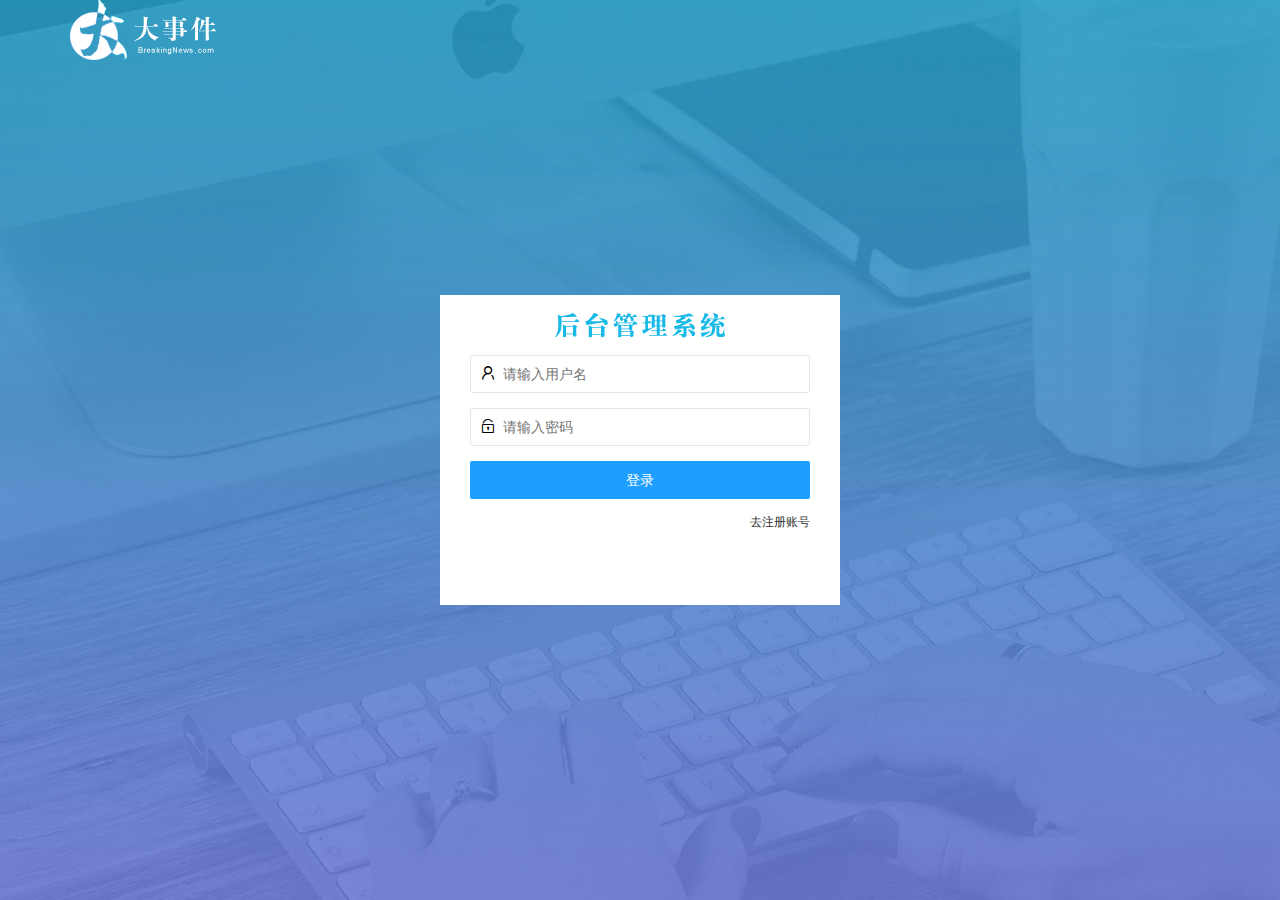
<file: login.html>
<!DOCTYPE html>
<html lang="en">

<head>
    <meta charset="UTF-8">
    <meta http-equiv="X-UA-Compatible" content="IE=edge">
    <meta name="viewport" content="width=device-width, initial-scale=1.0">
    <title>大事件-登录/注册</title>
    <link rel="stylesheet" href="./assets/lib/layui/css/layui.css">
    <link rel="stylesheet" href="./assets/css/login.css">
</head>

<body>
    <div class="layui-main">
        <img src="./assets/images/logo.png" alt="">
    </div>

    <div class="loginAddRegBox">
        <div class="title-box"></div>

        <div class="login-box">

            <form class="layui-form" id="form_login">

                <div class="layui-form-item">
                    <i class="layui-icon layui-icon-username"></i>
                    <input type="text" name="username" required lay-verify="required" placeholder="请输入用户名" autocomplete="off" class="layui-input">
                </div>

                <div class="layui-form-item">
                    <i class="layui-icon layui-icon-password"></i>
                    <input type="password" name="password" required lay-verify="required|pwd" placeholder="请输入密码" autocomplete="off" class="layui-input">
                </div>

                <div class="layui-form-item">
                    <button class="layui-btn layui-btn-fluid layui-btn-normal" lay-submit>登录</button>

                </div>

                <div class="layui-form-item links">
                    <a href="javascript:;" id="link_reg">去注册账号</a>
                </div>
            </form>


        </div>
        <div class="reg-box">
            <form class="layui-form" id="form_reg">

                <div class="layui-form-item">
                    <i class="layui-icon layui-icon-username"></i>
                    <input type="text" name="username" required lay-verify="required" placeholder="请输入用户名" autocomplete="off" class="layui-input">
                </div>

                <div class="layui-form-item">
                    <i class="layui-icon layui-icon-password"></i>
                    <input type="password" name="password" required lay-verify="required|pwd" placeholder="请输入密码" autocomplete="off" class="layui-input">
                </div>

                <div class="layui-form-item">
                    <i class="layui-icon layui-icon-password"></i>
                    <input type="password" name="repassword" required lay-verify="required|pwd|repwd" placeholder="再次确认密码" autocomplete="off" class="layui-input">
                </div>

                <div class="layui-form-item">
                    <button class="layui-btn layui-btn-fluid layui-btn-normal" lay-submit>注册</button>

                </div>

                <div class="layui-form-item links">
                    <a href="javascript:;" id="link_login">去登陆</a>
                </div>

            </form>

        </div>
    </div>
    <script src="./assets/lib/layui/layui.all.js"></script>
    <script src="./assets/lib/jquery.js"></script>
    <script src="./assets/js/baseAPI.js"></script>
    <script src="./assets/js/login.js"></script>
</body>

</html>
</file>
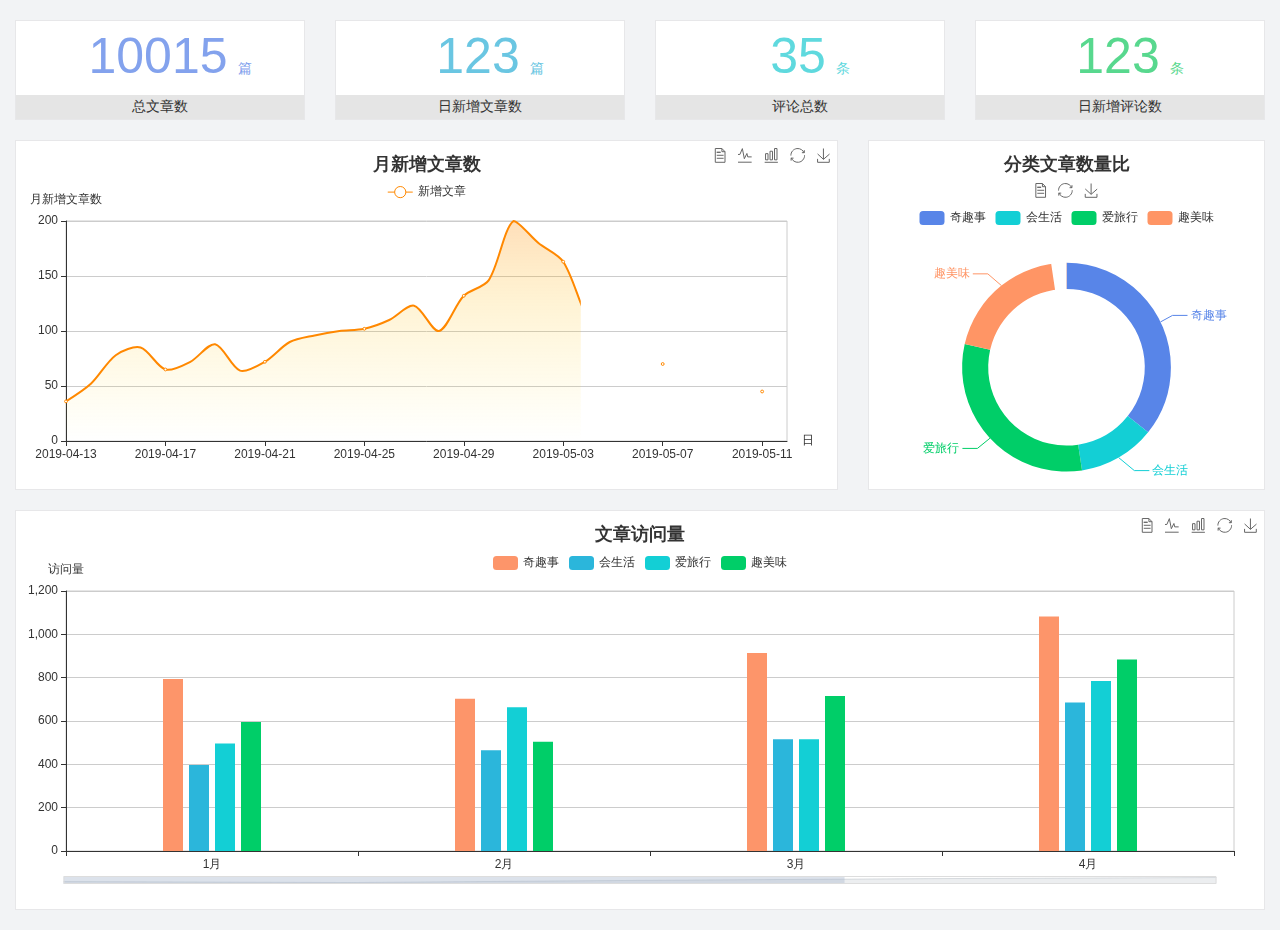
<file: home/dashboard.html>
<!DOCTYPE html>
<html lang="en">

<head>
  <meta charset="UTF-8">
  <meta name="viewport" content="width=device-width, initial-scale=1.0">
  <meta http-equiv="X-UA-Compatible" content="ie=edge">
  <title>图表统计</title>
  <link rel="stylesheet" href="../../assets/lib/bootstrap.css" />
  <link rel="stylesheet" href="../../assets/lib/main.css" />
  <script src="../../assets/lib/jquery.js"></script>
  <script type="text/javascript" src="../../assets/lib/echarts.min.js"></script>
</head>

<body>
  <div class="container-fluid">
    <div class="row spannel_list">
      <div class="col-sm-3 col-xs-6">
        <div class="spannel">
          <em>10015</em><span>篇</span>
          <b>总文章数</b>
        </div>
      </div>
      <div class="col-sm-3 col-xs-6">
        <div class="spannel scolor01">
          <em>123</em><span>篇</span>
          <b>日新增文章数</b>
        </div>
      </div>
      <div class="col-sm-3 col-xs-6">
        <div class="spannel scolor02">
          <em>35</em><span>条</span>
          <b>评论总数</b>
        </div>
      </div>
      <div class="col-sm-3 col-xs-6">
        <div class="spannel scolor03">
          <em>123</em><span>条</span>
          <b>日新增评论数</b>
        </div>
      </div>
    </div>
  </div>

  <div class="container-fluid">
    <div class="row curve-pie">
      <div class="col-lg-8 col-md-8">
        <div class="gragh_pannel" id="curve_show"></div>
      </div>
      <div class="col-lg-4 col-md-4">
        <div class="gragh_pannel" id="pie_show"></div>
      </div>
    </div>
  </div>

  <div class="container-fluid">
    <div class="column_pannel" id="column_show"></div>
  </div>

  <script>
    var oChart = echarts.init(document.getElementById('curve_show'));
    var aList_all = [
      { 'count': 36, 'date': '2019-04-13' },
      { 'count': 52, 'date': '2019-04-14' },
      { 'count': 78, 'date': '2019-04-15' },
      { 'count': 85, 'date': '2019-04-16' },
      { 'count': 65, 'date': '2019-04-17' },
      { 'count': 72, 'date': '2019-04-18' },
      { 'count': 88, 'date': '2019-04-19' },
      { 'count': 64, 'date': '2019-04-20' },
      { 'count': 72, 'date': '2019-04-21' },
      { 'count': 90, 'date': '2019-04-22' },
      { 'count': 96, 'date': '2019-04-23' },
      { 'count': 100, 'date': '2019-04-24' },
      { 'count': 102, 'date': '2019-04-25' },
      { 'count': 110, 'date': '2019-04-26' },
      { 'count': 123, 'date': '2019-04-27' },
      { 'count': 100, 'date': '2019-04-28' },
      { 'count': 132, 'date': '2019-04-29' },
      { 'count': 146, 'date': '2019-04-30' },
      { 'count': 200, 'date': '2019-05-01' },
      { 'count': 180, 'date': '2019-05-02' },
      { 'count': 163, 'date': '2019-05-03' },
      { 'count': 110, 'date': '2019-05-04' },
      { 'count': 80, 'date': '2019-05-05' },
      { 'count': 82, 'date': '2019-05-06' },
      { 'count': 70, 'date': '2019-05-07' },
      { 'count': 65, 'date': '2019-05-08' },
      { 'count': 54, 'date': '2019-05-09' },
      { 'count': 40, 'date': '2019-05-10' },
      { 'count': 45, 'date': '2019-05-11' },
      { 'count': 38, 'date': '2019-05-12' },
    ];

    let aCount = [];
    let aDate = [];

    for (var i = 0; i < aList_all.length; i++) {
      aCount.push(aList_all[i].count);
      aDate.push(aList_all[i].date);
    }

    var chartopt = {
      title: {
        text: '月新增文章数',
        left: 'center',
        top: '10'
      },
      tooltip: {
        trigger: 'axis'
      },
      legend: {
        data: ['新增文章'],
        top: '40'
      },
      toolbox: {
        show: true,
        feature: {
          mark: { show: true },
          dataView: { show: true, readOnly: false },
          magicType: { show: true, type: ['line', 'bar'] },
          restore: { show: true },
          saveAsImage: { show: true }
        }
      },
      calculable: true,
      xAxis: [
        {
          name: '日',
          type: 'category',
          boundaryGap: false,
          data: aDate
        }
      ],
      yAxis: [
        {
          name: '月新增文章数',
          type: 'value'
        }
      ],
      series: [
        {
          name: '新增文章',
          type: 'line',
          smooth: true,
          itemStyle: { normal: { areaStyle: { type: 'default' }, color: '#f80' }, lineStyle: { color: '#f80' } },
          data: aCount
        }],
      areaStyle: {
        normal: {
          color: new echarts.graphic.LinearGradient(0, 0, 0, 1, [{
            offset: 0,
            color: 'rgba(255,136,0,0.39)'
          }, {
            offset: .34,
            color: 'rgba(255,180,0,0.25)'
          }, {
            offset: 1,
            color: 'rgba(255,222,0,0.00)'
          }])

        }
      },
      grid: {
        show: true,
        x: 50,
        x2: 50,
        y: 80,
        height: 220
      }
    };

    oChart.setOption(chartopt);


    var oPie = echarts.init(document.getElementById('pie_show'));
    var oPieopt =
    {
      title: {
        top: 10,
        text: '分类文章数量比',
        x: 'center'
      },
      tooltip: {
        trigger: 'item',
        formatter: "{a} <br/>{b} : {c} ({d}%)"
      },
      color: ['#5885e8', '#13cfd5', '#00ce68', '#ff9565'],
      legend: {
        x: 'center',
        top: 65,
        data: ['奇趣事', '会生活', '爱旅行', '趣美味']
      },
      toolbox: {
        show: true,
        x: 'center',
        top: 35,
        feature: {
          mark: { show: true },
          dataView: { show: true, readOnly: false },
          magicType: {
            show: true,
            type: ['pie', 'funnel'],
            option: {
              funnel: {
                x: '25%',
                width: '50%',
                funnelAlign: 'left',
                max: 1548
              }
            }
          },
          restore: { show: true },
          saveAsImage: { show: true }
        }
      },
      calculable: true,
      series: [
        {
          name: '访问来源',
          type: 'pie',
          radius: ['45%', '60%'],
          center: ['50%', '65%'],
          data: [
            { value: 300, name: '奇趣事' },
            { value: 100, name: '会生活' },
            { value: 260, name: '爱旅行' },
            { value: 180, name: '趣美味' }
          ]
        }
      ]
    };
    oPie.setOption(oPieopt);



    var oColumn = this.echarts.init(document.getElementById('column_show'));
    var oColumnopt =
    {
      title: {
        text: '文章访问量',
        left: 'center',
        top: '10'
      },
      tooltip: {
        trigger: 'axis'
      },
      legend: {
        data: ['奇趣事', '会生活', '爱旅行', '趣美味'],
        top: '40'
      },
      toolbox: {
        show: true,
        feature: {
          mark: { show: true },
          dataView: { show: true, readOnly: false },
          magicType: { show: true, type: ['line', 'bar'] },
          restore: { show: true },
          saveAsImage: { show: true }
        }
      },
      calculable: true,
      xAxis: [
        {
          type: 'category',
          data: ['1月', '2月', '3月', '4月', '5月']
        }
      ],
      yAxis: [
        {
          name: '访问量',
          type: 'value'
        }
      ],
      series: [
        {
          name: '奇趣事',
          type: 'bar',
          barWidth: 20,
          itemStyle: {
            normal: { areaStyle: { type: 'default' }, color: '#fd956a' }
          },
          data: [800, 708, 920, 1090, 1200]
        },
        {
          name: '会生活',
          type: 'bar',
          barWidth: 20,
          itemStyle: {
            normal: { areaStyle: { type: 'default' }, color: '#2bb6db' }
          },
          data: [400, 468, 520, 690, 800]
        },
        {
          name: '爱旅行',
          type: 'bar',
          barWidth: 20,
          itemStyle: {
            normal: { areaStyle: { type: 'default' }, color: '#13cfd5' }
          },
          data: [500, 668, 520, 790, 900]
        },
        {
          name: '趣美味',
          type: 'bar',
          barWidth: 20,
          itemStyle: {
            normal: { areaStyle: { type: 'default' }, color: '#00ce68' }
          },
          data: [600, 508, 720, 890, 1000]
        }
      ],
      grid: {
        show: true,
        x: 50,
        x2: 30,
        y: 80,
        height: 260
      },
      dataZoom: [//给x轴设置滚动条
        {
          start: 0,//默认为0
          end: 100 - 1000 / 31,//默认为100
          type: 'slider',
          show: true,
          xAxisIndex: [0],
          handleSize: 0,//滑动条的 左右2个滑动条的大小
          height: 8,//组件高度
          left: 45, //左边的距离
          right: 50,//右边的距离
          bottom: 26,//右边的距离
          handleColor: '#ddd',//h滑动图标的颜色
          handleStyle: {
            borderColor: "#cacaca",
            borderWidth: "1",
            shadowBlur: 2,
            background: "#ddd",
            shadowColor: "#ddd",
          }
        }]
    };
    oColumn.setOption(oColumnopt);
  </script>
</body>

</html>
</file>
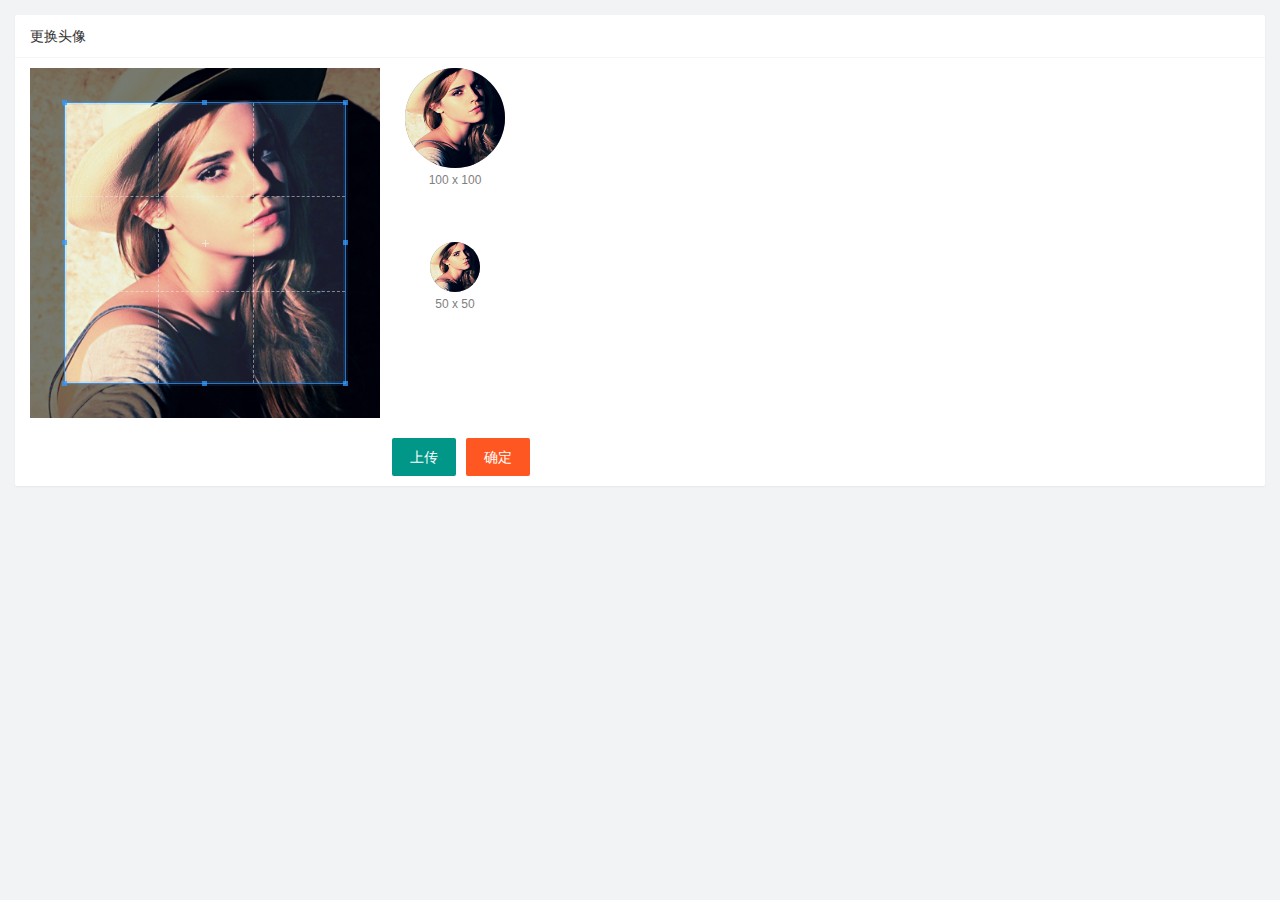
<file: user/user_avatar.html>
<!DOCTYPE html>
<html lang="en">

<head>
    <meta charset="UTF-8" />
    <meta name="viewport" content="width=device-width, initial-scale=1.0" />
    <title>Document</title>
    <link rel="stylesheet" href="/assets/lib/layui/css/layui.css" />
    <link rel="stylesheet" href="/assets/css/user/user_avatar.css" />
    <link rel="stylesheet" href="/assets/lib/cropper/cropper.css" />
</head>

<body>
    <!-- 卡片区域 -->
    <div class="layui-card">
        <div class="layui-card-header">更换头像</div>
        <div class="layui-card-body">
            <!-- 第一行的图片裁剪和预览区域 -->
            <div class="row1">
                <!-- 图片裁剪区域 -->
                <div class="cropper-box">
                    <!-- 这个 img 标签很重要，将来会把它初始化为裁剪区域 -->
                    <img id="image" src="/assets/images/sample.jpg" />
                </div>
                <!-- 图片的预览区域 -->
                <div class="preview-box">
                    <div>
                        <!-- 宽高为 100px 的预览区域 -->
                        <div class="img-preview w100"></div>
                        <p class="size">100 x 100</p>
                    </div>
                    <div>
                        <!-- 宽高为 50px 的预览区域 -->
                        <div class="img-preview w50"></div>
                        <p class="size">50 x 50</p>
                    </div>
                </div>
            </div>

            <!-- 第二行的按钮区域 -->
            <div class="row2">
                <input type="file" id="file" accept="image/png,image/jpeg">
                <button type="button" class="layui-btn" id="btnChooseImage">上传</button>
                <button type="button" class="layui-btn layui-btn-danger" id="btnUpload">确定</button>
            </div>
        </div>
    </div>
    <script src="/assets/lib/layui/layui.all.js"></script>
    <script src="/assets/lib/jquery.js"></script>
    <script src="/assets/lib/cropper/Cropper.js"></script>
    <script src="/assets/lib/cropper/jquery-cropper.js"></script>
    <script src="/assets/js/baseAPI.js"></script>
    <script src="/assets/js/user/user_avatar.js"></script>
</body>

</html>
</file>
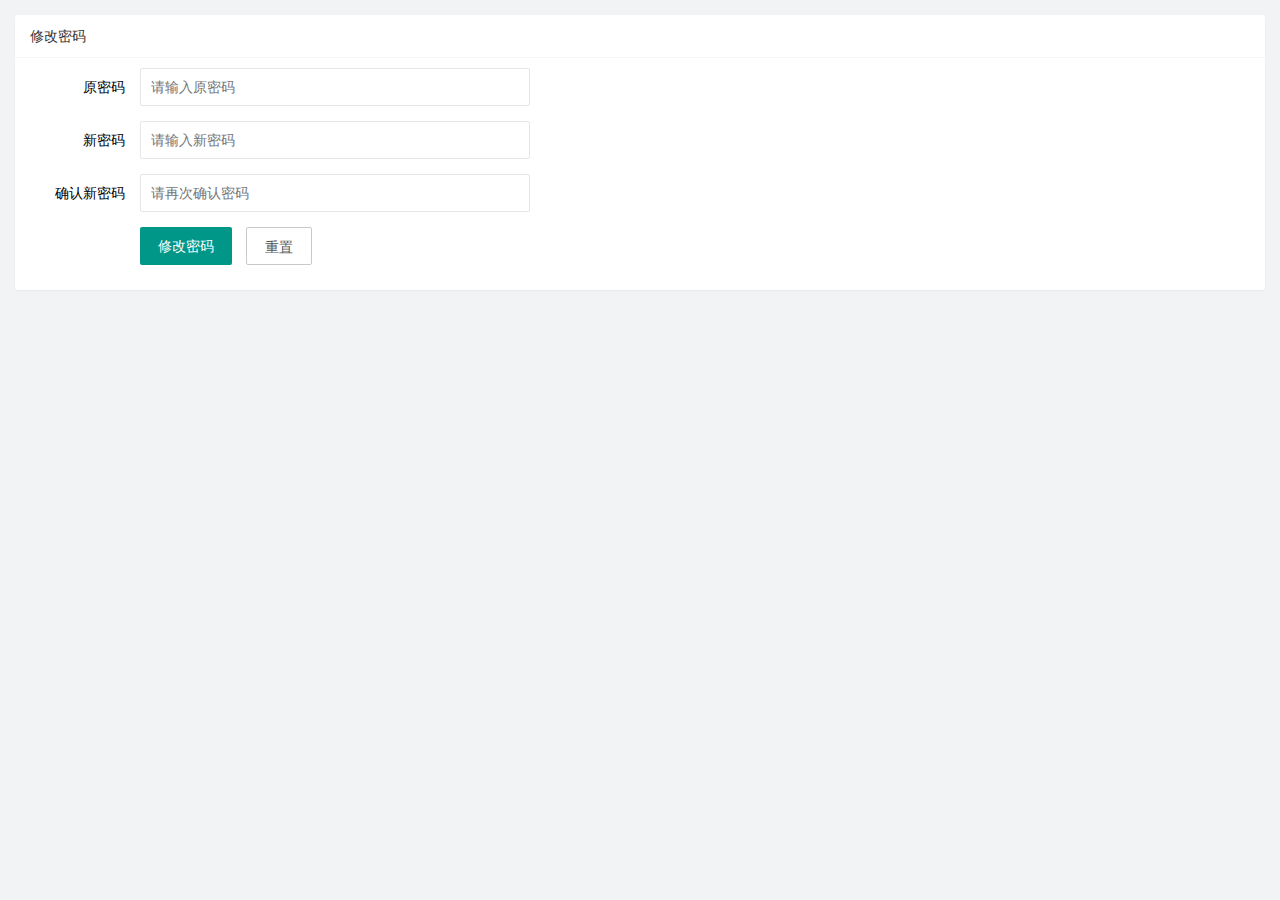
<file: user/user_pwd.html>
<!DOCTYPE html>
<html lang="en">

<head>
    <meta charset="UTF-8" />
    <meta name="viewport" content="width=device-width, initial-scale=1.0" />
    <title>Document</title>
    <link rel="stylesheet" href="/assets/lib/layui/css/layui.css" />
    <link rel="stylesheet" href="/assets/css/user/user_pwd.css" />
</head>

<body>
    <!-- 卡片区域 -->
    <div class="layui-card">
        <div class="layui-card-header">修改密码</div>
        <div class="layui-card-body">
            <form class="layui-form">
                <div class="layui-form-item">
                    <label class="layui-form-label">原密码</label>
                    <div class="layui-input-block">
                        <input type="password" name="oldPwd" required lay-verify="required|pwd" placeholder="请输入原密码" autocomplete="off" class="layui-input" />
                    </div>
                </div>
                <div class="layui-form-item">
                    <label class="layui-form-label">新密码</label>
                    <div class="layui-input-block">
                        <input type="password" name="newPwd" required lay-verify="required|pwd|samePwd" placeholder="请输入新密码" autocomplete="off" class="layui-input" />
                    </div>
                </div>
                <div class="layui-form-item">
                    <label class="layui-form-label">确认新密码</label>
                    <div class="layui-input-block">
                        <input type="password" name="rePwd" required lay-verify="required|pwd|rePwd" placeholder="请再次确认密码" autocomplete="off" class="layui-input" />
                    </div>
                </div>
                <div class="layui-form-item">
                    <div class="layui-input-block">
                        <button class="layui-btn" lay-submit lay-filter="formDemo">修改密码</button>
                        <button type="reset" class="layui-btn layui-btn-primary">重置</button>
                    </div>
                </div>
            </form>
        </div>
    </div>
    <script src="/assets/lib/layui/layui.all.js"></script>
    <script src="/assets/lib/jquery.js"></script>
    <script src="/assets/js/baseAPI.js"></script>
    <script src="/assets/js/user/user_pwd.js"></script>
</body>

</html>
</file>
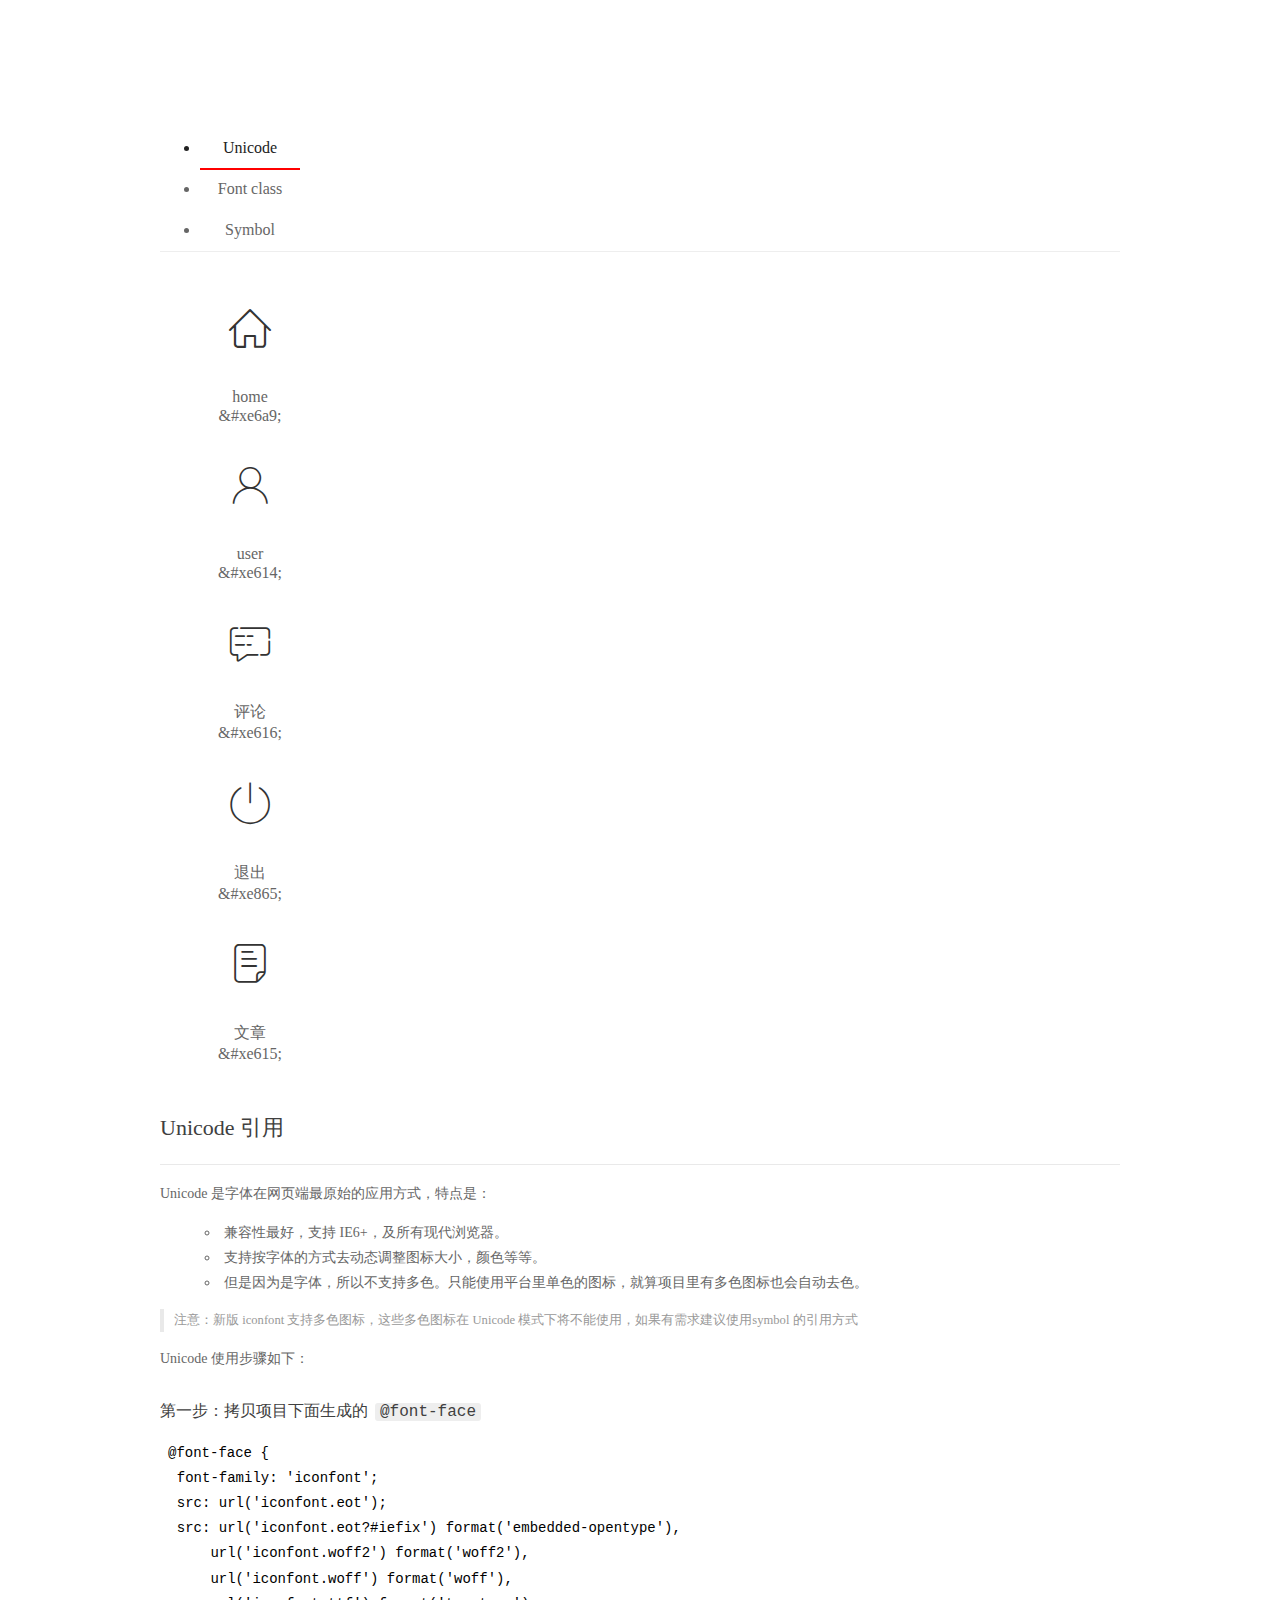
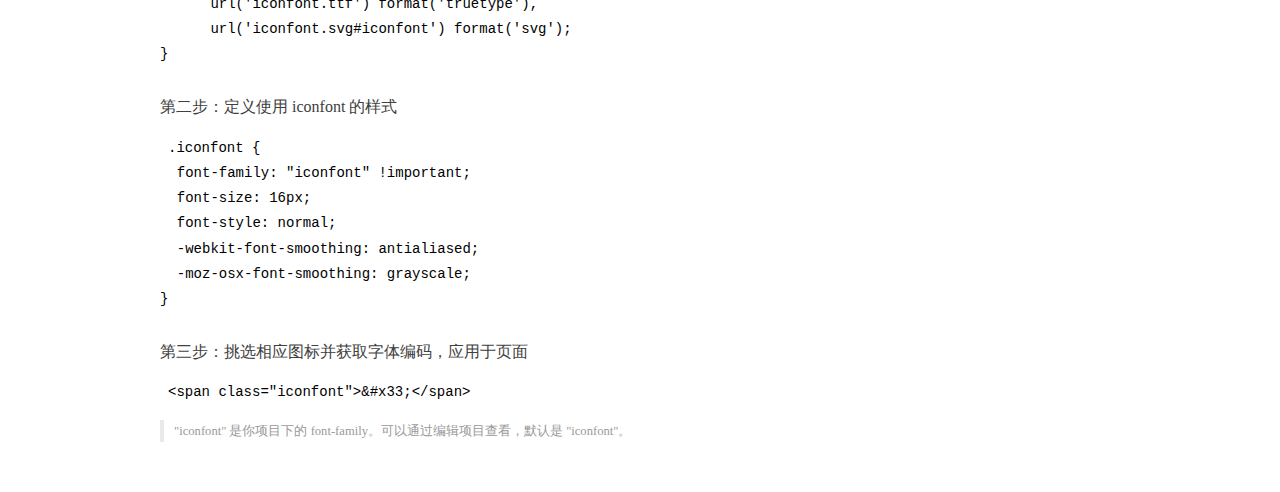
<file: assets/fonts/demo_index.html>
<!DOCTYPE html>
<html>
<head>
  <meta charset="utf-8"/>
  <title>IconFont Demo</title>
  <link rel="shortcut icon" href="https://gtms04.alicdn.com/tps/i4/TB1_oz6GVXXXXaFXpXXJDFnIXXX-64-64.ico" type="image/x-icon"/>
  <link rel="stylesheet" href="https://g.alicdn.com/thx/cube/1.3.2/cube.min.css">
  <link rel="stylesheet" href="demo.css">
  <link rel="stylesheet" href="iconfont.css">
  <script src="iconfont.js"></script>
  <!-- jQuery -->
  <script src="https://a1.alicdn.com/oss/uploads/2018/12/26/7bfddb60-08e8-11e9-9b04-53e73bb6408b.js"></script>
  <!-- 代码高亮 -->
  <script src="https://a1.alicdn.com/oss/uploads/2018/12/26/a3f714d0-08e6-11e9-8a15-ebf944d7534c.js"></script>
</head>
<body>
  <div class="main">
    <h1 class="logo"><a href="https://www.iconfont.cn/" title="iconfont 首页" target="_blank">&#xe86b;</a></h1>
    <div class="nav-tabs">
      <ul id="tabs" class="dib-box">
        <li class="dib active"><span>Unicode</span></li>
        <li class="dib"><span>Font class</span></li>
        <li class="dib"><span>Symbol</span></li>
      </ul>
      
    </div>
    <div class="tab-container">
      <div class="content unicode" style="display: block;">
          <ul class="icon_lists dib-box">
          
            <li class="dib">
              <span class="icon iconfont">&#xe6a9;</span>
                <div class="name">home</div>
                <div class="code-name">&amp;#xe6a9;</div>
              </li>
          
            <li class="dib">
              <span class="icon iconfont">&#xe614;</span>
                <div class="name">user</div>
                <div class="code-name">&amp;#xe614;</div>
              </li>
          
            <li class="dib">
              <span class="icon iconfont">&#xe616;</span>
                <div class="name">评论</div>
                <div class="code-name">&amp;#xe616;</div>
              </li>
          
            <li class="dib">
              <span class="icon iconfont">&#xe865;</span>
                <div class="name">退出</div>
                <div class="code-name">&amp;#xe865;</div>
              </li>
          
            <li class="dib">
              <span class="icon iconfont">&#xe615;</span>
                <div class="name">文章</div>
                <div class="code-name">&amp;#xe615;</div>
              </li>
          
          </ul>
          <div class="article markdown">
          <h2 id="unicode-">Unicode 引用</h2>
          <hr>

          <p>Unicode 是字体在网页端最原始的应用方式，特点是：</p>
          <ul>
            <li>兼容性最好，支持 IE6+，及所有现代浏览器。</li>
            <li>支持按字体的方式去动态调整图标大小，颜色等等。</li>
            <li>但是因为是字体，所以不支持多色。只能使用平台里单色的图标，就算项目里有多色图标也会自动去色。</li>
          </ul>
          <blockquote>
            <p>注意：新版 iconfont 支持多色图标，这些多色图标在 Unicode 模式下将不能使用，如果有需求建议使用symbol 的引用方式</p>
          </blockquote>
          <p>Unicode 使用步骤如下：</p>
          <h3 id="-font-face">第一步：拷贝项目下面生成的 <code>@font-face</code></h3>
<pre><code class="language-css"
>@font-face {
  font-family: 'iconfont';
  src: url('iconfont.eot');
  src: url('iconfont.eot?#iefix') format('embedded-opentype'),
      url('iconfont.woff2') format('woff2'),
      url('iconfont.woff') format('woff'),
      url('iconfont.ttf') format('truetype'),
      url('iconfont.svg#iconfont') format('svg');
}
</code></pre>
          <h3 id="-iconfont-">第二步：定义使用 iconfont 的样式</h3>
<pre><code class="language-css"
>.iconfont {
  font-family: "iconfont" !important;
  font-size: 16px;
  font-style: normal;
  -webkit-font-smoothing: antialiased;
  -moz-osx-font-smoothing: grayscale;
}
</code></pre>
          <h3 id="-">第三步：挑选相应图标并获取字体编码，应用于页面</h3>
<pre>
<code class="language-html"
>&lt;span class="iconfont"&gt;&amp;#x33;&lt;/span&gt;
</code></pre>
          <blockquote>
            <p>"iconfont" 是你项目下的 font-family。可以通过编辑项目查看，默认是 "iconfont"。</p>
          </blockquote>
          </div>
      </div>
      <div class="content font-class">
        <ul class="icon_lists dib-box">
          
          <li class="dib">
            <span class="icon iconfont icon-home"></span>
            <div class="name">
              home
            </div>
            <div class="code-name">.icon-home
            </div>
          </li>
          
          <li class="dib">
            <span class="icon iconfont icon-user"></span>
            <div class="name">
              user
            </div>
            <div class="code-name">.icon-user
            </div>
          </li>
          
          <li class="dib">
            <span class="icon iconfont icon-pinglun"></span>
            <div class="name">
              评论
            </div>
            <div class="code-name">.icon-pinglun
            </div>
          </li>
          
          <li class="dib">
            <span class="icon iconfont icon-tuichu"></span>
            <div class="name">
              退出
            </div>
            <div class="code-name">.icon-tuichu
            </div>
          </li>
          
          <li class="dib">
            <span class="icon iconfont icon-16"></span>
            <div class="name">
              文章
            </div>
            <div class="code-name">.icon-16
            </div>
          </li>
          
        </ul>
        <div class="article markdown">
        <h2 id="font-class-">font-class 引用</h2>
        <hr>

        <p>font-class 是 Unicode 使用方式的一种变种，主要是解决 Unicode 书写不直观，语意不明确的问题。</p>
        <p>与 Unicode 使用方式相比，具有如下特点：</p>
        <ul>
          <li>兼容性良好，支持 IE8+，及所有现代浏览器。</li>
          <li>相比于 Unicode 语意明确，书写更直观。可以很容易分辨这个 icon 是什么。</li>
          <li>因为使用 class 来定义图标，所以当要替换图标时，只需要修改 class 里面的 Unicode 引用。</li>
          <li>不过因为本质上还是使用的字体，所以多色图标还是不支持的。</li>
        </ul>
        <p>使用步骤如下：</p>
        <h3 id="-fontclass-">第一步：引入项目下面生成的 fontclass 代码：</h3>
<pre><code class="language-html">&lt;link rel="stylesheet" href="./iconfont.css"&gt;
</code></pre>
        <h3 id="-">第二步：挑选相应图标并获取类名，应用于页面：</h3>
<pre><code class="language-html">&lt;span class="iconfont icon-xxx"&gt;&lt;/span&gt;
</code></pre>
        <blockquote>
          <p>"
            iconfont" 是你项目下的 font-family。可以通过编辑项目查看，默认是 "iconfont"。</p>
        </blockquote>
      </div>
      </div>
      <div class="content symbol">
          <ul class="icon_lists dib-box">
          
            <li class="dib">
                <svg class="icon svg-icon" aria-hidden="true">
                  <use xlink:href="#icon-home"></use>
                </svg>
                <div class="name">home</div>
                <div class="code-name">#icon-home</div>
            </li>
          
            <li class="dib">
                <svg class="icon svg-icon" aria-hidden="true">
                  <use xlink:href="#icon-user"></use>
                </svg>
                <div class="name">user</div>
                <div class="code-name">#icon-user</div>
            </li>
          
            <li class="dib">
                <svg class="icon svg-icon" aria-hidden="true">
                  <use xlink:href="#icon-pinglun"></use>
                </svg>
                <div class="name">评论</div>
                <div class="code-name">#icon-pinglun</div>
            </li>
          
            <li class="dib">
                <svg class="icon svg-icon" aria-hidden="true">
                  <use xlink:href="#icon-tuichu"></use>
                </svg>
                <div class="name">退出</div>
                <div class="code-name">#icon-tuichu</div>
            </li>
          
            <li class="dib">
                <svg class="icon svg-icon" aria-hidden="true">
                  <use xlink:href="#icon-16"></use>
                </svg>
                <div class="name">文章</div>
                <div class="code-name">#icon-16</div>
            </li>
          
          </ul>
          <div class="article markdown">
          <h2 id="symbol-">Symbol 引用</h2>
          <hr>

          <p>这是一种全新的使用方式，应该说这才是未来的主流，也是平台目前推荐的用法。相关介绍可以参考这篇<a href="">文章</a>
            这种用法其实是做了一个 SVG 的集合，与另外两种相比具有如下特点：</p>
          <ul>
            <li>支持多色图标了，不再受单色限制。</li>
            <li>通过一些技巧，支持像字体那样，通过 <code>font-size</code>, <code>color</code> 来调整样式。</li>
            <li>兼容性较差，支持 IE9+，及现代浏览器。</li>
            <li>浏览器渲染 SVG 的性能一般，还不如 png。</li>
          </ul>
          <p>使用步骤如下：</p>
          <h3 id="-symbol-">第一步：引入项目下面生成的 symbol 代码：</h3>
<pre><code class="language-html">&lt;script src="./iconfont.js"&gt;&lt;/script&gt;
</code></pre>
          <h3 id="-css-">第二步：加入通用 CSS 代码（引入一次就行）：</h3>
<pre><code class="language-html">&lt;style&gt;
.icon {
  width: 1em;
  height: 1em;
  vertical-align: -0.15em;
  fill: currentColor;
  overflow: hidden;
}
&lt;/style&gt;
</code></pre>
          <h3 id="-">第三步：挑选相应图标并获取类名，应用于页面：</h3>
<pre><code class="language-html">&lt;svg class="icon" aria-hidden="true"&gt;
  &lt;use xlink:href="#icon-xxx"&gt;&lt;/use&gt;
&lt;/svg&gt;
</code></pre>
          </div>
      </div>

    </div>
  </div>
  <script>
  $(document).ready(function () {
      $('.tab-container .content:first').show()

      $('#tabs li').click(function (e) {
        var tabContent = $('.tab-container .content')
        var index = $(this).index()

        if ($(this).hasClass('active')) {
          return
        } else {
          $('#tabs li').removeClass('active')
          $(this).addClass('active')

          tabContent.hide().eq(index).fadeIn()
        }
      })
    })
  </script>
</body>
</html>
</file>
<file: assets/lib/layui/css/layui.css>
/** layui-v2.5.5 MIT License By https://www.layui.com */
 .layui-inline,img{display:inline-block;vertical-align:middle}h1,h2,h3,h4,h5,h6{font-weight:400}.layui-edge,.layui-header,.layui-inline,.layui-main{position:relative}.layui-body,.layui-edge,.layui-elip{overflow:hidden}.layui-btn,.layui-edge,.layui-inline,img{vertical-align:middle}.layui-btn,.layui-disabled,.layui-icon,.layui-unselect{-moz-user-select:none;-webkit-user-select:none;-ms-user-select:none}.layui-elip,.layui-form-checkbox span,.layui-form-pane .layui-form-label{text-overflow:ellipsis;white-space:nowrap}.layui-breadcrumb,.layui-tree-btnGroup{visibility:hidden}blockquote,body,button,dd,div,dl,dt,form,h1,h2,h3,h4,h5,h6,input,li,ol,p,pre,td,textarea,th,ul{margin:0;padding:0;-webkit-tap-highlight-color:rgba(0,0,0,0)}a:active,a:hover{outline:0}img{border:none}li{list-style:none}table{border-collapse:collapse;border-spacing:0}h4,h5,h6{font-size:100%}button,input,optgroup,option,select,textarea{font-family:inherit;font-size:inherit;font-style:inherit;font-weight:inherit;outline:0}pre{white-space:pre-wrap;white-space:-moz-pre-wrap;white-space:-pre-wrap;white-space:-o-pre-wrap;word-wrap:break-word}body{line-height:24px;font:14px Helvetica Neue,Helvetica,PingFang SC,Tahoma,Arial,sans-serif}hr{height:1px;margin:10px 0;border:0;clear:both}a{color:#333;text-decoration:none}a:hover{color:#777}a cite{font-style:normal;*cursor:pointer}.layui-border-box,.layui-border-box *{box-sizing:border-box}.layui-box,.layui-box *{box-sizing:content-box}.layui-clear{clear:both;*zoom:1}.layui-clear:after{content:'\20';clear:both;*zoom:1;display:block;height:0}.layui-inline{*display:inline;*zoom:1}.layui-edge{display:inline-block;width:0;height:0;border-width:6px;border-style:dashed;border-color:transparent}.layui-edge-top{top:-4px;border-bottom-color:#999;border-bottom-style:solid}.layui-edge-right{border-left-color:#999;border-left-style:solid}.layui-edge-bottom{top:2px;border-top-color:#999;border-top-style:solid}.layui-edge-left{border-right-color:#999;border-right-style:solid}.layui-disabled,.layui-disabled:hover{color:#d2d2d2!important;cursor:not-allowed!important}.layui-circle{border-radius:100%}.layui-show{display:block!important}.layui-hide{display:none!important}@font-face{font-family:layui-icon;src:url(../font/iconfont.eot?v=250);src:url(../font/iconfont.eot?v=250#iefix) format('embedded-opentype'),url(../font/iconfont.woff2?v=250) format('woff2'),url(../font/iconfont.woff?v=250) format('woff'),url(../font/iconfont.ttf?v=250) format('truetype'),url(../font/iconfont.svg?v=250#layui-icon) format('svg')}.layui-icon{font-family:layui-icon!important;font-size:16px;font-style:normal;-webkit-font-smoothing:antialiased;-moz-osx-font-smoothing:grayscale}.layui-icon-reply-fill:before{content:"\e611"}.layui-icon-set-fill:before{content:"\e614"}.layui-icon-menu-fill:before{content:"\e60f"}.layui-icon-search:before{content:"\e615"}.layui-icon-share:before{content:"\e641"}.layui-icon-set-sm:before{content:"\e620"}.layui-icon-engine:before{content:"\e628"}.layui-icon-close:before{content:"\1006"}.layui-icon-close-fill:before{content:"\1007"}.layui-icon-chart-screen:before{content:"\e629"}.layui-icon-star:before{content:"\e600"}.layui-icon-circle-dot:before{content:"\e617"}.layui-icon-chat:before{content:"\e606"}.layui-icon-release:before{content:"\e609"}.layui-icon-list:before{content:"\e60a"}.layui-icon-chart:before{content:"\e62c"}.layui-icon-ok-circle:before{content:"\1005"}.layui-icon-layim-theme:before{content:"\e61b"}.layui-icon-table:before{content:"\e62d"}.layui-icon-right:before{content:"\e602"}.layui-icon-left:before{content:"\e603"}.layui-icon-cart-simple:before{content:"\e698"}.layui-icon-face-cry:before{content:"\e69c"}.layui-icon-face-smile:before{content:"\e6af"}.layui-icon-survey:before{content:"\e6b2"}.layui-icon-tree:before{content:"\e62e"}.layui-icon-upload-circle:before{content:"\e62f"}.layui-icon-add-circle:before{content:"\e61f"}.layui-icon-download-circle:before{content:"\e601"}.layui-icon-templeate-1:before{content:"\e630"}.layui-icon-util:before{content:"\e631"}.layui-icon-face-surprised:before{content:"\e664"}.layui-icon-edit:before{content:"\e642"}.layui-icon-speaker:before{content:"\e645"}.layui-icon-down:before{content:"\e61a"}.layui-icon-file:before{content:"\e621"}.layui-icon-layouts:before{content:"\e632"}.layui-icon-rate-half:before{content:"\e6c9"}.layui-icon-add-circle-fine:before{content:"\e608"}.layui-icon-prev-circle:before{content:"\e633"}.layui-icon-read:before{content:"\e705"}.layui-icon-404:before{content:"\e61c"}.layui-icon-carousel:before{content:"\e634"}.layui-icon-help:before{content:"\e607"}.layui-icon-code-circle:before{content:"\e635"}.layui-icon-water:before{content:"\e636"}.layui-icon-username:before{content:"\e66f"}.layui-icon-find-fill:before{content:"\e670"}.layui-icon-about:before{content:"\e60b"}.layui-icon-location:before{content:"\e715"}.layui-icon-up:before{content:"\e619"}.layui-icon-pause:before{content:"\e651"}.layui-icon-date:before{content:"\e637"}.layui-icon-layim-uploadfile:before{content:"\e61d"}.layui-icon-delete:before{content:"\e640"}.layui-icon-play:before{content:"\e652"}.layui-icon-top:before{content:"\e604"}.layui-icon-friends:before{content:"\e612"}.layui-icon-refresh-3:before{content:"\e9aa"}.layui-icon-ok:before{content:"\e605"}.layui-icon-layer:before{content:"\e638"}.layui-icon-face-smile-fine:before{content:"\e60c"}.layui-icon-dollar:before{content:"\e659"}.layui-icon-group:before{content:"\e613"}.layui-icon-layim-download:before{content:"\e61e"}.layui-icon-picture-fine:before{content:"\e60d"}.layui-icon-link:before{content:"\e64c"}.layui-icon-diamond:before{content:"\e735"}.layui-icon-log:before{content:"\e60e"}.layui-icon-rate-solid:before{content:"\e67a"}.layui-icon-fonts-del:before{content:"\e64f"}.layui-icon-unlink:before{content:"\e64d"}.layui-icon-fonts-clear:before{content:"\e639"}.layui-icon-triangle-r:before{content:"\e623"}.layui-icon-circle:before{content:"\e63f"}.layui-icon-radio:before{content:"\e643"}.layui-icon-align-center:before{content:"\e647"}.layui-icon-align-right:before{content:"\e648"}.layui-icon-align-left:before{content:"\e649"}.layui-icon-loading-1:before{content:"\e63e"}.layui-icon-return:before{content:"\e65c"}.layui-icon-fonts-strong:before{content:"\e62b"}.layui-icon-upload:before{content:"\e67c"}.layui-icon-dialogue:before{content:"\e63a"}.layui-icon-video:before{content:"\e6ed"}.layui-icon-headset:before{content:"\e6fc"}.layui-icon-cellphone-fine:before{content:"\e63b"}.layui-icon-add-1:before{content:"\e654"}.layui-icon-face-smile-b:before{content:"\e650"}.layui-icon-fonts-html:before{content:"\e64b"}.layui-icon-form:before{content:"\e63c"}.layui-icon-cart:before{content:"\e657"}.layui-icon-camera-fill:before{content:"\e65d"}.layui-icon-tabs:before{content:"\e62a"}.layui-icon-fonts-code:before{content:"\e64e"}.layui-icon-fire:before{content:"\e756"}.layui-icon-set:before{content:"\e716"}.layui-icon-fonts-u:before{content:"\e646"}.layui-icon-triangle-d:before{content:"\e625"}.layui-icon-tips:before{content:"\e702"}.layui-icon-picture:before{content:"\e64a"}.layui-icon-more-vertical:before{content:"\e671"}.layui-icon-flag:before{content:"\e66c"}.layui-icon-loading:before{content:"\e63d"}.layui-icon-fonts-i:before{content:"\e644"}.layui-icon-refresh-1:before{content:"\e666"}.layui-icon-rmb:before{content:"\e65e"}.layui-icon-home:before{content:"\e68e"}.layui-icon-user:before{content:"\e770"}.layui-icon-notice:before{content:"\e667"}.layui-icon-login-weibo:before{content:"\e675"}.layui-icon-voice:before{content:"\e688"}.layui-icon-upload-drag:before{content:"\e681"}.layui-icon-login-qq:before{content:"\e676"}.layui-icon-snowflake:before{content:"\e6b1"}.layui-icon-file-b:before{content:"\e655"}.layui-icon-template:before{content:"\e663"}.layui-icon-auz:before{content:"\e672"}.layui-icon-console:before{content:"\e665"}.layui-icon-app:before{content:"\e653"}.layui-icon-prev:before{content:"\e65a"}.layui-icon-website:before{content:"\e7ae"}.layui-icon-next:before{content:"\e65b"}.layui-icon-component:before{content:"\e857"}.layui-icon-more:before{content:"\e65f"}.layui-icon-login-wechat:before{content:"\e677"}.layui-icon-shrink-right:before{content:"\e668"}.layui-icon-spread-left:before{content:"\e66b"}.layui-icon-camera:before{content:"\e660"}.layui-icon-note:before{content:"\e66e"}.layui-icon-refresh:before{content:"\e669"}.layui-icon-female:before{content:"\e661"}.layui-icon-male:before{content:"\e662"}.layui-icon-password:before{content:"\e673"}.layui-icon-senior:before{content:"\e674"}.layui-icon-theme:before{content:"\e66a"}.layui-icon-tread:before{content:"\e6c5"}.layui-icon-praise:before{content:"\e6c6"}.layui-icon-star-fill:before{content:"\e658"}.layui-icon-rate:before{content:"\e67b"}.layui-icon-template-1:before{content:"\e656"}.layui-icon-vercode:before{content:"\e679"}.layui-icon-cellphone:before{content:"\e678"}.layui-icon-screen-full:before{content:"\e622"}.layui-icon-screen-restore:before{content:"\e758"}.layui-icon-cols:before{content:"\e610"}.layui-icon-export:before{content:"\e67d"}.layui-icon-print:before{content:"\e66d"}.layui-icon-slider:before{content:"\e714"}.layui-icon-addition:before{content:"\e624"}.layui-icon-subtraction:before{content:"\e67e"}.layui-icon-service:before{content:"\e626"}.layui-icon-transfer:before{content:"\e691"}.layui-main{width:1140px;margin:0 auto}.layui-header{z-index:1000;height:60px}.layui-header a:hover{transition:all .5s;-webkit-transition:all .5s}.layui-side{position:fixed;left:0;top:0;bottom:0;z-index:999;width:200px;overflow-x:hidden}.layui-side-scroll{position:relative;width:220px;height:100%;overflow-x:hidden}.layui-body{position:absolute;left:200px;right:0;top:0;bottom:0;z-index:998;width:auto;overflow-y:auto;box-sizing:border-box}.layui-layout-body{overflow:hidden}.layui-layout-admin .layui-header{background-color:#23262E}.layui-layout-admin .layui-side{top:60px;width:200px;overflow-x:hidden}.layui-layout-admin .layui-body{position:fixed;top:60px;bottom:44px}.layui-layout-admin .layui-main{width:auto;margin:0 15px}.layui-layout-admin .layui-footer{position:fixed;left:200px;right:0;bottom:0;height:44px;line-height:44px;padding:0 15px;background-color:#eee}.layui-layout-admin .layui-logo{position:absolute;left:0;top:0;width:200px;height:100%;line-height:60px;text-align:center;color:#009688;font-size:16px}.layui-layout-admin .layui-header .layui-nav{background:0 0}.layui-layout-left{position:absolute!important;left:200px;top:0}.layui-layout-right{position:absolute!important;right:0;top:0}.layui-container{position:relative;margin:0 auto;padding:0 15px;box-sizing:border-box}.layui-fluid{position:relative;margin:0 auto;padding:0 15px}.layui-row:after,.layui-row:before{content:'';display:block;clear:both}.layui-col-lg1,.layui-col-lg10,.layui-col-lg11,.layui-col-lg12,.layui-col-lg2,.layui-col-lg3,.layui-col-lg4,.layui-col-lg5,.layui-col-lg6,.layui-col-lg7,.layui-col-lg8,.layui-col-lg9,.layui-col-md1,.layui-col-md10,.layui-col-md11,.layui-col-md12,.layui-col-md2,.layui-col-md3,.layui-col-md4,.layui-col-md5,.layui-col-md6,.layui-col-md7,.layui-col-md8,.layui-col-md9,.layui-col-sm1,.layui-col-sm10,.layui-col-sm11,.layui-col-sm12,.layui-col-sm2,.layui-col-sm3,.layui-col-sm4,.layui-col-sm5,.layui-col-sm6,.layui-col-sm7,.layui-col-sm8,.layui-col-sm9,.layui-col-xs1,.layui-col-xs10,.layui-col-xs11,.layui-col-xs12,.layui-col-xs2,.layui-col-xs3,.layui-col-xs4,.layui-col-xs5,.layui-col-xs6,.layui-col-xs7,.layui-col-xs8,.layui-col-xs9{position:relative;display:block;box-sizing:border-box}.layui-col-xs1,.layui-col-xs10,.layui-col-xs11,.layui-col-xs12,.layui-col-xs2,.layui-col-xs3,.layui-col-xs4,.layui-col-xs5,.layui-col-xs6,.layui-col-xs7,.layui-col-xs8,.layui-col-xs9{float:left}.layui-col-xs1{width:8.33333333%}.layui-col-xs2{width:16.66666667%}.layui-col-xs3{width:25%}.layui-col-xs4{width:33.33333333%}.layui-col-xs5{width:41.66666667%}.layui-col-xs6{width:50%}.layui-col-xs7{width:58.33333333%}.layui-col-xs8{width:66.66666667%}.layui-col-xs9{width:75%}.layui-col-xs10{width:83.33333333%}.layui-col-xs11{width:91.66666667%}.layui-col-xs12{width:100%}.layui-col-xs-offset1{margin-left:8.33333333%}.layui-col-xs-offset2{margin-left:16.66666667%}.layui-col-xs-offset3{margin-left:25%}.layui-col-xs-offset4{margin-left:33.33333333%}.layui-col-xs-offset5{margin-left:41.66666667%}.layui-col-xs-offset6{margin-left:50%}.layui-col-xs-offset7{margin-left:58.33333333%}.layui-col-xs-offset8{margin-left:66.66666667%}.layui-col-xs-offset9{margin-left:75%}.layui-col-xs-offset10{margin-left:83.33333333%}.layui-col-xs-offset11{margin-left:91.66666667%}.layui-col-xs-offset12{margin-left:100%}@media screen and (max-width:768px){.layui-hide-xs{display:none!important}.layui-show-xs-block{display:block!important}.layui-show-xs-inline{display:inline!important}.layui-show-xs-inline-block{display:inline-block!important}}@media screen and (min-width:768px){.layui-container{width:750px}.layui-hide-sm{display:none!important}.layui-show-sm-block{display:block!important}.layui-show-sm-inline{display:inline!important}.layui-show-sm-inline-block{display:inline-block!important}.layui-col-sm1,.layui-col-sm10,.layui-col-sm11,.layui-col-sm12,.layui-col-sm2,.layui-col-sm3,.layui-col-sm4,.layui-col-sm5,.layui-col-sm6,.layui-col-sm7,.layui-col-sm8,.layui-col-sm9{float:left}.layui-col-sm1{width:8.33333333%}.layui-col-sm2{width:16.66666667%}.layui-col-sm3{width:25%}.layui-col-sm4{width:33.33333333%}.layui-col-sm5{width:41.66666667%}.layui-col-sm6{width:50%}.layui-col-sm7{width:58.33333333%}.layui-col-sm8{width:66.66666667%}.layui-col-sm9{width:75%}.layui-col-sm10{width:83.33333333%}.layui-col-sm11{width:91.66666667%}.layui-col-sm12{width:100%}.layui-col-sm-offset1{margin-left:8.33333333%}.layui-col-sm-offset2{margin-left:16.66666667%}.layui-col-sm-offset3{margin-left:25%}.layui-col-sm-offset4{margin-left:33.33333333%}.layui-col-sm-offset5{margin-left:41.66666667%}.layui-col-sm-offset6{margin-left:50%}.layui-col-sm-offset7{margin-left:58.33333333%}.layui-col-sm-offset8{margin-left:66.66666667%}.layui-col-sm-offset9{margin-left:75%}.layui-col-sm-offset10{margin-left:83.33333333%}.layui-col-sm-offset11{margin-left:91.66666667%}.layui-col-sm-offset12{margin-left:100%}}@media screen and (min-width:992px){.layui-container{width:970px}.layui-hide-md{display:none!important}.layui-show-md-block{display:block!important}.layui-show-md-inline{display:inline!important}.layui-show-md-inline-block{display:inline-block!important}.layui-col-md1,.layui-col-md10,.layui-col-md11,.layui-col-md12,.layui-col-md2,.layui-col-md3,.layui-col-md4,.layui-col-md5,.layui-col-md6,.layui-col-md7,.layui-col-md8,.layui-col-md9{float:left}.layui-col-md1{width:8.33333333%}.layui-col-md2{width:16.66666667%}.layui-col-md3{width:25%}.layui-col-md4{width:33.33333333%}.layui-col-md5{width:41.66666667%}.layui-col-md6{width:50%}.layui-col-md7{width:58.33333333%}.layui-col-md8{width:66.66666667%}.layui-col-md9{width:75%}.layui-col-md10{width:83.33333333%}.layui-col-md11{width:91.66666667%}.layui-col-md12{width:100%}.layui-col-md-offset1{margin-left:8.33333333%}.layui-col-md-offset2{margin-left:16.66666667%}.layui-col-md-offset3{margin-left:25%}.layui-col-md-offset4{margin-left:33.33333333%}.layui-col-md-offset5{margin-left:41.66666667%}.layui-col-md-offset6{margin-left:50%}.layui-col-md-offset7{margin-left:58.33333333%}.layui-col-md-offset8{margin-left:66.66666667%}.layui-col-md-offset9{margin-left:75%}.layui-col-md-offset10{margin-left:83.33333333%}.layui-col-md-offset11{margin-left:91.66666667%}.layui-col-md-offset12{margin-left:100%}}@media screen and (min-width:1200px){.layui-container{width:1170px}.layui-hide-lg{display:none!important}.layui-show-lg-block{display:block!important}.layui-show-lg-inline{display:inline!important}.layui-show-lg-inline-block{display:inline-block!important}.layui-col-lg1,.layui-col-lg10,.layui-col-lg11,.layui-col-lg12,.layui-col-lg2,.layui-col-lg3,.layui-col-lg4,.layui-col-lg5,.layui-col-lg6,.layui-col-lg7,.layui-col-lg8,.layui-col-lg9{float:left}.layui-col-lg1{width:8.33333333%}.layui-col-lg2{width:16.66666667%}.layui-col-lg3{width:25%}.layui-col-lg4{width:33.33333333%}.layui-col-lg5{width:41.66666667%}.layui-col-lg6{width:50%}.layui-col-lg7{width:58.33333333%}.layui-col-lg8{width:66.66666667%}.layui-col-lg9{width:75%}.layui-col-lg10{width:83.33333333%}.layui-col-lg11{width:91.66666667%}.layui-col-lg12{width:100%}.layui-col-lg-offset1{margin-left:8.33333333%}.layui-col-lg-offset2{margin-left:16.66666667%}.layui-col-lg-offset3{margin-left:25%}.layui-col-lg-offset4{margin-left:33.33333333%}.layui-col-lg-offset5{margin-left:41.66666667%}.layui-col-lg-offset6{margin-left:50%}.layui-col-lg-offset7{margin-left:58.33333333%}.layui-col-lg-offset8{margin-left:66.66666667%}.layui-col-lg-offset9{margin-left:75%}.layui-col-lg-offset10{margin-left:83.33333333%}.layui-col-lg-offset11{margin-left:91.66666667%}.layui-col-lg-offset12{margin-left:100%}}.layui-col-space1{margin:-.5px}.layui-col-space1>*{padding:.5px}.layui-col-space3{margin:-1.5px}.layui-col-space3>*{padding:1.5px}.layui-col-space5{margin:-2.5px}.layui-col-space5>*{padding:2.5px}.layui-col-space8{margin:-3.5px}.layui-col-space8>*{padding:3.5px}.layui-col-space10{margin:-5px}.layui-col-space10>*{padding:5px}.layui-col-space12{margin:-6px}.layui-col-space12>*{padding:6px}.layui-col-space15{margin:-7.5px}.layui-col-space15>*{padding:7.5px}.layui-col-space18{margin:-9px}.layui-col-space18>*{padding:9px}.layui-col-space20{margin:-10px}.layui-col-space20>*{padding:10px}.layui-col-space22{margin:-11px}.layui-col-space22>*{padding:11px}.layui-col-space25{margin:-12.5px}.layui-col-space25>*{padding:12.5px}.layui-col-space30{margin:-15px}.layui-col-space30>*{padding:15px}.layui-btn,.layui-input,.layui-select,.layui-textarea,.layui-upload-button{outline:0;-webkit-appearance:none;transition:all .3s;-webkit-transition:all .3s;box-sizing:border-box}.layui-elem-quote{margin-bottom:10px;padding:15px;line-height:22px;border-left:5px solid #009688;border-radius:0 2px 2px 0;background-color:#f2f2f2}.layui-quote-nm{border-style:solid;border-width:1px 1px 1px 5px;background:0 0}.layui-elem-field{margin-bottom:10px;padding:0;border-width:1px;border-style:solid}.layui-elem-field legend{margin-left:20px;padding:0 10px;font-size:20px;font-weight:300}.layui-field-title{margin:10px 0 20px;border-width:1px 0 0}.layui-field-box{padding:10px 15px}.layui-field-title .layui-field-box{padding:10px 0}.layui-progress{position:relative;height:6px;border-radius:20px;background-color:#e2e2e2}.layui-progress-bar{position:absolute;left:0;top:0;width:0;max-width:100%;height:6px;border-radius:20px;text-align:right;background-color:#5FB878;transition:all .3s;-webkit-transition:all .3s}.layui-progress-big,.layui-progress-big .layui-progress-bar{height:18px;line-height:18px}.layui-progress-text{position:relative;top:-20px;line-height:18px;font-size:12px;color:#666}.layui-progress-big .layui-progress-text{position:static;padding:0 10px;color:#fff}.layui-collapse{border-width:1px;border-style:solid;border-radius:2px}.layui-colla-content,.layui-colla-item{border-top-width:1px;border-top-style:solid}.layui-colla-item:first-child{border-top:none}.layui-colla-title{position:relative;height:42px;line-height:42px;padding:0 15px 0 35px;color:#333;background-color:#f2f2f2;cursor:pointer;font-size:14px;overflow:hidden}.layui-colla-content{display:none;padding:10px 15px;line-height:22px;color:#666}.layui-colla-icon{position:absolute;left:15px;top:0;font-size:14px}.layui-card{margin-bottom:15px;border-radius:2px;background-color:#fff;box-shadow:0 1px 2px 0 rgba(0,0,0,.05)}.layui-card:last-child{margin-bottom:0}.layui-card-header{position:relative;height:42px;line-height:42px;padding:0 15px;border-bottom:1px solid #f6f6f6;color:#333;border-radius:2px 2px 0 0;font-size:14px}.layui-bg-black,.layui-bg-blue,.layui-bg-cyan,.layui-bg-green,.layui-bg-orange,.layui-bg-red{color:#fff!important}.layui-card-body{position:relative;padding:10px 15px;line-height:24px}.layui-card-body[pad15]{padding:15px}.layui-card-body[pad20]{padding:20px}.layui-card-body .layui-table{margin:5px 0}.layui-card .layui-tab{margin:0}.layui-panel-window{position:relative;padding:15px;border-radius:0;border-top:5px solid #E6E6E6;background-color:#fff}.layui-auxiliar-moving{position:fixed;left:0;right:0;top:0;bottom:0;width:100%;height:100%;background:0 0;z-index:9999999999}.layui-form-label,.layui-form-mid,.layui-form-select,.layui-input-block,.layui-input-inline,.layui-textarea{position:relative}.layui-bg-red{background-color:#FF5722!important}.layui-bg-orange{background-color:#FFB800!important}.layui-bg-green{background-color:#009688!important}.layui-bg-cyan{background-color:#2F4056!important}.layui-bg-blue{background-color:#1E9FFF!important}.layui-bg-black{background-color:#393D49!important}.layui-bg-gray{background-color:#eee!important;color:#666!important}.layui-badge-rim,.layui-colla-content,.layui-colla-item,.layui-collapse,.layui-elem-field,.layui-form-pane .layui-form-item[pane],.layui-form-pane .layui-form-label,.layui-input,.layui-layedit,.layui-layedit-tool,.layui-quote-nm,.layui-select,.layui-tab-bar,.layui-tab-card,.layui-tab-title,.layui-tab-title .layui-this:after,.layui-textarea{border-color:#e6e6e6}.layui-timeline-item:before,hr{background-color:#e6e6e6}.layui-text{line-height:22px;font-size:14px;color:#666}.layui-text h1,.layui-text h2,.layui-text h3{font-weight:500;color:#333}.layui-text h1{font-size:30px}.layui-text h2{font-size:24px}.layui-text h3{font-size:18px}.layui-text a:not(.layui-btn){color:#01AAED}.layui-text a:not(.layui-btn):hover{text-decoration:underline}.layui-text ul{padding:5px 0 5px 15px}.layui-text ul li{margin-top:5px;list-style-type:disc}.layui-text em,.layui-word-aux{color:#999!important;padding:0 5px!important}.layui-btn{display:inline-block;height:38px;line-height:38px;padding:0 18px;background-color:#009688;color:#fff;white-space:nowrap;text-align:center;font-size:14px;border:none;border-radius:2px;cursor:pointer}.layui-btn:hover{opacity:.8;filter:alpha(opacity=80);color:#fff}.layui-btn:active{opacity:1;filter:alpha(opacity=100)}.layui-btn+.layui-btn{margin-left:10px}.layui-btn-container{font-size:0}.layui-btn-container .layui-btn{margin-right:10px;margin-bottom:10px}.layui-btn-container .layui-btn+.layui-btn{margin-left:0}.layui-table .layui-btn-container .layui-btn{margin-bottom:9px}.layui-btn-radius{border-radius:100px}.layui-btn .layui-icon{margin-right:3px;font-size:18px;vertical-align:bottom;vertical-align:middle\9}.layui-btn-primary{border:1px solid #C9C9C9;background-color:#fff;color:#555}.layui-btn-primary:hover{border-color:#009688;color:#333}.layui-btn-normal{background-color:#1E9FFF}.layui-btn-warm{background-color:#FFB800}.layui-btn-danger{background-color:#FF5722}.layui-btn-checked{background-color:#5FB878}.layui-btn-disabled,.layui-btn-disabled:active,.layui-btn-disabled:hover{border:1px solid #e6e6e6;background-color:#FBFBFB;color:#C9C9C9;cursor:not-allowed;opacity:1}.layui-btn-lg{height:44px;line-height:44px;padding:0 25px;font-size:16px}.layui-btn-sm{height:30px;line-height:30px;padding:0 10px;font-size:12px}.layui-btn-sm i{font-size:16px!important}.layui-btn-xs{height:22px;line-height:22px;padding:0 5px;font-size:12px}.layui-btn-xs i{font-size:14px!important}.layui-btn-group{display:inline-block;vertical-align:middle;font-size:0}.layui-btn-group .layui-btn{margin-left:0!important;margin-right:0!important;border-left:1px solid rgba(255,255,255,.5);border-radius:0}.layui-btn-group .layui-btn-primary{border-left:none}.layui-btn-group .layui-btn-primary:hover{border-color:#C9C9C9;color:#009688}.layui-btn-group .layui-btn:first-child{border-left:none;border-radius:2px 0 0 2px}.layui-btn-group .layui-btn-primary:first-child{border-left:1px solid #c9c9c9}.layui-btn-group .layui-btn:last-child{border-radius:0 2px 2px 0}.layui-btn-group .layui-btn+.layui-btn{margin-left:0}.layui-btn-group+.layui-btn-group{margin-left:10px}.layui-btn-fluid{width:100%}.layui-input,.layui-select,.layui-textarea{height:38px;line-height:1.3;line-height:38px\9;border-width:1px;border-style:solid;background-color:#fff;border-radius:2px}.layui-input::-webkit-input-placeholder,.layui-select::-webkit-input-placeholder,.layui-textarea::-webkit-input-placeholder{line-height:1.3}.layui-input,.layui-textarea{display:block;width:100%;padding-left:10px}.layui-input:hover,.layui-textarea:hover{border-color:#D2D2D2!important}.layui-input:focus,.layui-textarea:focus{border-color:#C9C9C9!important}.layui-textarea{min-height:100px;height:auto;line-height:20px;padding:6px 10px;resize:vertical}.layui-select{padding:0 10px}.layui-form input[type=checkbox],.layui-form input[type=radio],.layui-form select{display:none}.layui-form [lay-ignore]{display:initial}.layui-form-item{margin-bottom:15px;clear:both;*zoom:1}.layui-form-item:after{content:'\20';clear:both;*zoom:1;display:block;height:0}.layui-form-label{float:left;display:block;padding:9px 15px;width:80px;font-weight:400;line-height:20px;text-align:right}.layui-form-label-col{display:block;float:none;padding:9px 0;line-height:20px;text-align:left}.layui-form-item .layui-inline{margin-bottom:5px;margin-right:10px}.layui-input-block{margin-left:110px;min-height:36px}.layui-input-inline{display:inline-block;vertical-align:middle}.layui-form-item .layui-input-inline{float:left;width:190px;margin-right:10px}.layui-form-text .layui-input-inline{width:auto}.layui-form-mid{float:left;display:block;padding:9px 0!important;line-height:20px;margin-right:10px}.layui-form-danger+.layui-form-select .layui-input,.layui-form-danger:focus{border-color:#FF5722!important}.layui-form-select .layui-input{padding-right:30px;cursor:pointer}.layui-form-select .layui-edge{position:absolute;right:10px;top:50%;margin-top:-3px;cursor:pointer;border-width:6px;border-top-color:#c2c2c2;border-top-style:solid;transition:all .3s;-webkit-transition:all .3s}.layui-form-select dl{display:none;position:absolute;left:0;top:42px;padding:5px 0;z-index:899;min-width:100%;border:1px solid #d2d2d2;max-height:300px;overflow-y:auto;background-color:#fff;border-radius:2px;box-shadow:0 2px 4px rgba(0,0,0,.12);box-sizing:border-box}.layui-form-select dl dd,.layui-form-select dl dt{padding:0 10px;line-height:36px;white-space:nowrap;overflow:hidden;text-overflow:ellipsis}.layui-form-select dl dt{font-size:12px;color:#999}.layui-form-select dl dd{cursor:pointer}.layui-form-select dl dd:hover{background-color:#f2f2f2;-webkit-transition:.5s all;transition:.5s all}.layui-form-select .layui-select-group dd{padding-left:20px}.layui-form-select dl dd.layui-select-tips{padding-left:10px!important;color:#999}.layui-form-select dl dd.layui-this{background-color:#5FB878;color:#fff}.layui-form-checkbox,.layui-form-select dl dd.layui-disabled{background-color:#fff}.layui-form-selected dl{display:block}.layui-form-checkbox,.layui-form-checkbox *,.layui-form-switch{display:inline-block;vertical-align:middle}.layui-form-selected .layui-edge{margin-top:-9px;-webkit-transform:rotate(180deg);transform:rotate(180deg);margin-top:-3px\9}:root .layui-form-selected .layui-edge{margin-top:-9px\0/IE9}.layui-form-selectup dl{top:auto;bottom:42px}.layui-select-none{margin:5px 0;text-align:center;color:#999}.layui-select-disabled .layui-disabled{border-color:#eee!important}.layui-select-disabled .layui-edge{border-top-color:#d2d2d2}.layui-form-checkbox{position:relative;height:30px;line-height:30px;margin-right:10px;padding-right:30px;cursor:pointer;font-size:0;-webkit-transition:.1s linear;transition:.1s linear;box-sizing:border-box}.layui-form-checkbox span{padding:0 10px;height:100%;font-size:14px;border-radius:2px 0 0 2px;background-color:#d2d2d2;color:#fff;overflow:hidden}.layui-form-checkbox:hover span{background-color:#c2c2c2}.layui-form-checkbox i{position:absolute;right:0;top:0;width:30px;height:28px;border:1px solid #d2d2d2;border-left:none;border-radius:0 2px 2px 0;color:#fff;font-size:20px;text-align:center}.layui-form-checkbox:hover i{border-color:#c2c2c2;color:#c2c2c2}.layui-form-checked,.layui-form-checked:hover{border-color:#5FB878}.layui-form-checked span,.layui-form-checked:hover span{background-color:#5FB878}.layui-form-checked i,.layui-form-checked:hover i{color:#5FB878}.layui-form-item .layui-form-checkbox{margin-top:4px}.layui-form-checkbox[lay-skin=primary]{height:auto!important;line-height:normal!important;min-width:18px;min-height:18px;border:none!important;margin-right:0;padding-left:28px;padding-right:0;background:0 0}.layui-form-checkbox[lay-skin=primary] span{padding-left:0;padding-right:15px;line-height:18px;background:0 0;color:#666}.layui-form-checkbox[lay-skin=primary] i{right:auto;left:0;width:16px;height:16px;line-height:16px;border:1px solid #d2d2d2;font-size:12px;border-radius:2px;background-color:#fff;-webkit-transition:.1s linear;transition:.1s linear}.layui-form-checkbox[lay-skin=primary]:hover i{border-color:#5FB878;color:#fff}.layui-form-checked[lay-skin=primary] i{border-color:#5FB878!important;background-color:#5FB878;color:#fff}.layui-checkbox-disbaled[lay-skin=primary] span{background:0 0!important;color:#c2c2c2}.layui-checkbox-disbaled[lay-skin=primary]:hover i{border-color:#d2d2d2}.layui-form-item .layui-form-checkbox[lay-skin=primary]{margin-top:10px}.layui-form-switch{position:relative;height:22px;line-height:22px;min-width:35px;padding:0 5px;margin-top:8px;border:1px solid #d2d2d2;border-radius:20px;cursor:pointer;background-color:#fff;-webkit-transition:.1s linear;transition:.1s linear}.layui-form-switch i{position:absolute;left:5px;top:3px;width:16px;height:16px;border-radius:20px;background-color:#d2d2d2;-webkit-transition:.1s linear;transition:.1s linear}.layui-form-switch em{position:relative;top:0;width:25px;margin-left:21px;padding:0!important;text-align:center!important;color:#999!important;font-style:normal!important;font-size:12px}.layui-form-onswitch{border-color:#5FB878;background-color:#5FB878}.layui-checkbox-disbaled,.layui-checkbox-disbaled i{border-color:#e2e2e2!important}.layui-form-onswitch i{left:100%;margin-left:-21px;background-color:#fff}.layui-form-onswitch em{margin-left:5px;margin-right:21px;color:#fff!important}.layui-checkbox-disbaled span{background-color:#e2e2e2!important}.layui-checkbox-disbaled:hover i{color:#fff!important}[lay-radio]{display:none}.layui-form-radio,.layui-form-radio *{display:inline-block;vertical-align:middle}.layui-form-radio{line-height:28px;margin:6px 10px 0 0;padding-right:10px;cursor:pointer;font-size:0}.layui-form-radio *{font-size:14px}.layui-form-radio>i{margin-right:8px;font-size:22px;color:#c2c2c2}.layui-form-radio>i:hover,.layui-form-radioed>i{color:#5FB878}.layui-radio-disbaled>i{color:#e2e2e2!important}.layui-form-pane .layui-form-label{width:110px;padding:8px 15px;height:38px;line-height:20px;border-width:1px;border-style:solid;border-radius:2px 0 0 2px;text-align:center;background-color:#FBFBFB;overflow:hidden;box-sizing:border-box}.layui-form-pane .layui-input-inline{margin-left:-1px}.layui-form-pane .layui-input-block{margin-left:110px;left:-1px}.layui-form-pane .layui-input{border-radius:0 2px 2px 0}.layui-form-pane .layui-form-text .layui-form-label{float:none;width:100%;border-radius:2px;box-sizing:border-box;text-align:left}.layui-form-pane .layui-form-text .layui-input-inline{display:block;margin:0;top:-1px;clear:both}.layui-form-pane .layui-form-text .layui-input-block{margin:0;left:0;top:-1px}.layui-form-pane .layui-form-text .layui-textarea{min-height:100px;border-radius:0 0 2px 2px}.layui-form-pane .layui-form-checkbox{margin:4px 0 4px 10px}.layui-form-pane .layui-form-radio,.layui-form-pane .layui-form-switch{margin-top:6px;margin-left:10px}.layui-form-pane .layui-form-item[pane]{position:relative;border-width:1px;border-style:solid}.layui-form-pane .layui-form-item[pane] .layui-form-label{position:absolute;left:0;top:0;height:100%;border-width:0 1px 0 0}.layui-form-pane .layui-form-item[pane] .layui-input-inline{margin-left:110px}@media screen and (max-width:450px){.layui-form-item .layui-form-label{text-overflow:ellipsis;overflow:hidden;white-space:nowrap}.layui-form-item .layui-inline{display:block;margin-right:0;margin-bottom:20px;clear:both}.layui-form-item .layui-inline:after{content:'\20';clear:both;display:block;height:0}.layui-form-item .layui-input-inline{display:block;float:none;left:-3px;width:auto;margin:0 0 10px 112px}.layui-form-item .layui-input-inline+.layui-form-mid{margin-left:110px;top:-5px;padding:0}.layui-form-item .layui-form-checkbox{margin-right:5px;margin-bottom:5px}}.layui-layedit{border-width:1px;border-style:solid;border-radius:2px}.layui-layedit-tool{padding:3px 5px;border-bottom-width:1px;border-bottom-style:solid;font-size:0}.layedit-tool-fixed{position:fixed;top:0;border-top:1px solid #e2e2e2}.layui-layedit-tool .layedit-tool-mid,.layui-layedit-tool .layui-icon{display:inline-block;vertical-align:middle;text-align:center;font-size:14px}.layui-layedit-tool .layui-icon{position:relative;width:32px;height:30px;line-height:30px;margin:3px 5px;color:#777;cursor:pointer;border-radius:2px}.layui-layedit-tool .layui-icon:hover{color:#393D49}.layui-layedit-tool .layui-icon:active{color:#000}.layui-layedit-tool .layedit-tool-active{background-color:#e2e2e2;color:#000}.layui-layedit-tool .layui-disabled,.layui-layedit-tool .layui-disabled:hover{color:#d2d2d2;cursor:not-allowed}.layui-layedit-tool .layedit-tool-mid{width:1px;height:18px;margin:0 10px;background-color:#d2d2d2}.layedit-tool-html{width:50px!important;font-size:30px!important}.layedit-tool-b,.layedit-tool-code,.layedit-tool-help{font-size:16px!important}.layedit-tool-d,.layedit-tool-face,.layedit-tool-image,.layedit-tool-unlink{font-size:18px!important}.layedit-tool-image input{position:absolute;font-size:0;left:0;top:0;width:100%;height:100%;opacity:.01;filter:Alpha(opacity=1);cursor:pointer}.layui-layedit-iframe iframe{display:block;width:100%}#LAY_layedit_code{overflow:hidden}.layui-laypage{display:inline-block;*display:inline;*zoom:1;vertical-align:middle;margin:10px 0;font-size:0}.layui-laypage>a:first-child,.layui-laypage>a:first-child em{border-radius:2px 0 0 2px}.layui-laypage>a:last-child,.layui-laypage>a:last-child em{border-radius:0 2px 2px 0}.layui-laypage>:first-child{margin-left:0!important}.layui-laypage>:last-child{margin-right:0!important}.layui-laypage a,.layui-laypage button,.layui-laypage input,.layui-laypage select,.layui-laypage span{border:1px solid #e2e2e2}.layui-laypage a,.layui-laypage span{display:inline-block;*display:inline;*zoom:1;vertical-align:middle;padding:0 15px;height:28px;line-height:28px;margin:0 -1px 5px 0;background-color:#fff;color:#333;font-size:12px}.layui-flow-more a *,.layui-laypage input,.layui-table-view select[lay-ignore]{display:inline-block}.layui-laypage a:hover{color:#009688}.layui-laypage em{font-style:normal}.layui-laypage .layui-laypage-spr{color:#999;font-weight:700}.layui-laypage a{text-decoration:none}.layui-laypage .layui-laypage-curr{position:relative}.layui-laypage .layui-laypage-curr em{position:relative;color:#fff}.layui-laypage .layui-laypage-curr .layui-laypage-em{position:absolute;left:-1px;top:-1px;padding:1px;width:100%;height:100%;background-color:#009688}.layui-laypage-em{border-radius:2px}.layui-laypage-next em,.layui-laypage-prev em{font-family:Sim sun;font-size:16px}.layui-laypage .layui-laypage-count,.layui-laypage .layui-laypage-limits,.layui-laypage .layui-laypage-refresh,.layui-laypage .layui-laypage-skip{margin-left:10px;margin-right:10px;padding:0;border:none}.layui-laypage .layui-laypage-limits,.layui-laypage .layui-laypage-refresh{vertical-align:top}.layui-laypage .layui-laypage-refresh i{font-size:18px;cursor:pointer}.layui-laypage select{height:22px;padding:3px;border-radius:2px;cursor:pointer}.layui-laypage .layui-laypage-skip{height:30px;line-height:30px;color:#999}.layui-laypage button,.layui-laypage input{height:30px;line-height:30px;border-radius:2px;vertical-align:top;background-color:#fff;box-sizing:border-box}.layui-laypage input{width:40px;margin:0 10px;padding:0 3px;text-align:center}.layui-laypage input:focus,.layui-laypage select:focus{border-color:#009688!important}.layui-laypage button{margin-left:10px;padding:0 10px;cursor:pointer}.layui-table,.layui-table-view{margin:10px 0}.layui-flow-more{margin:10px 0;text-align:center;color:#999;font-size:14px}.layui-flow-more a{height:32px;line-height:32px}.layui-flow-more a *{vertical-align:top}.layui-flow-more a cite{padding:0 20px;border-radius:3px;background-color:#eee;color:#333;font-style:normal}.layui-flow-more a cite:hover{opacity:.8}.layui-flow-more a i{font-size:30px;color:#737383}.layui-table{width:100%;background-color:#fff;color:#666}.layui-table tr{transition:all .3s;-webkit-transition:all .3s}.layui-table th{text-align:left;font-weight:400}.layui-table tbody tr:hover,.layui-table thead tr,.layui-table-click,.layui-table-header,.layui-table-hover,.layui-table-mend,.layui-table-patch,.layui-table-tool,.layui-table-total,.layui-table-total tr,.layui-table[lay-even] tr:nth-child(even){background-color:#f2f2f2}.layui-table td,.layui-table th,.layui-table-col-set,.layui-table-fixed-r,.layui-table-grid-down,.layui-table-header,.layui-table-page,.layui-table-tips-main,.layui-table-tool,.layui-table-total,.layui-table-view,.layui-table[lay-skin=line],.layui-table[lay-skin=row]{border-width:1px;border-style:solid;border-color:#e6e6e6}.layui-table td,.layui-table th{position:relative;padding:9px 15px;min-height:20px;line-height:20px;font-size:14px}.layui-table[lay-skin=line] td,.layui-table[lay-skin=line] th{border-width:0 0 1px}.layui-table[lay-skin=row] td,.layui-table[lay-skin=row] th{border-width:0 1px 0 0}.layui-table[lay-skin=nob] td,.layui-table[lay-skin=nob] th{border:none}.layui-table img{max-width:100px}.layui-table[lay-size=lg] td,.layui-table[lay-size=lg] th{padding:15px 30px}.layui-table-view .layui-table[lay-size=lg] .layui-table-cell{height:40px;line-height:40px}.layui-table[lay-size=sm] td,.layui-table[lay-size=sm] th{font-size:12px;padding:5px 10px}.layui-table-view .layui-table[lay-size=sm] .layui-table-cell{height:20px;line-height:20px}.layui-table[lay-data]{display:none}.layui-table-box{position:relative;overflow:hidden}.layui-table-view .layui-table{position:relative;width:auto;margin:0}.layui-table-view .layui-table[lay-skin=line]{border-width:0 1px 0 0}.layui-table-view .layui-table[lay-skin=row]{border-width:0 0 1px}.layui-table-view .layui-table td,.layui-table-view .layui-table th{padding:5px 0;border-top:none;border-left:none}.layui-table-view .layui-table th.layui-unselect .layui-table-cell span{cursor:pointer}.layui-table-view .layui-table td{cursor:default}.layui-table-view .layui-table td[data-edit=text]{cursor:text}.layui-table-view .layui-form-checkbox[lay-skin=primary] i{width:18px;height:18px}.layui-table-view .layui-form-radio{line-height:0;padding:0}.layui-table-view .layui-form-radio>i{margin:0;font-size:20px}.layui-table-init{position:absolute;left:0;top:0;width:100%;height:100%;text-align:center;z-index:110}.layui-table-init .layui-icon{position:absolute;left:50%;top:50%;margin:-15px 0 0 -15px;font-size:30px;color:#c2c2c2}.layui-table-header{border-width:0 0 1px;overflow:hidden}.layui-table-header .layui-table{margin-bottom:-1px}.layui-table-tool .layui-inline[lay-event]{position:relative;width:26px;height:26px;padding:5px;line-height:16px;margin-right:10px;text-align:center;color:#333;border:1px solid #ccc;cursor:pointer;-webkit-transition:.5s all;transition:.5s all}.layui-table-tool .layui-inline[lay-event]:hover{border:1px solid #999}.layui-table-tool-temp{padding-right:120px}.layui-table-tool-self{position:absolute;right:17px;top:10px}.layui-table-tool .layui-table-tool-self .layui-inline[lay-event]{margin:0 0 0 10px}.layui-table-tool-panel{position:absolute;top:29px;left:-1px;padding:5px 0;min-width:150px;min-height:40px;border:1px solid #d2d2d2;text-align:left;overflow-y:auto;background-color:#fff;box-shadow:0 2px 4px rgba(0,0,0,.12)}.layui-table-cell,.layui-table-tool-panel li{overflow:hidden;text-overflow:ellipsis;white-space:nowrap}.layui-table-tool-panel li{padding:0 10px;line-height:30px;-webkit-transition:.5s all;transition:.5s all}.layui-table-tool-panel li .layui-form-checkbox[lay-skin=primary]{width:100%;padding-left:28px}.layui-table-tool-panel li:hover{background-color:#f2f2f2}.layui-table-tool-panel li .layui-form-checkbox[lay-skin=primary] i{position:absolute;left:0;top:0}.layui-table-tool-panel li .layui-form-checkbox[lay-skin=primary] span{padding:0}.layui-table-tool .layui-table-tool-self .layui-table-tool-panel{left:auto;right:-1px}.layui-table-col-set{position:absolute;right:0;top:0;width:20px;height:100%;border-width:0 0 0 1px;background-color:#fff}.layui-table-sort{width:10px;height:20px;margin-left:5px;cursor:pointer!important}.layui-table-sort .layui-edge{position:absolute;left:5px;border-width:5px}.layui-table-sort .layui-table-sort-asc{top:3px;border-top:none;border-bottom-style:solid;border-bottom-color:#b2b2b2}.layui-table-sort .layui-table-sort-asc:hover{border-bottom-color:#666}.layui-table-sort .layui-table-sort-desc{bottom:5px;border-bottom:none;border-top-style:solid;border-top-color:#b2b2b2}.layui-table-sort .layui-table-sort-desc:hover{border-top-color:#666}.layui-table-sort[lay-sort=asc] .layui-table-sort-asc{border-bottom-color:#000}.layui-table-sort[lay-sort=desc] .layui-table-sort-desc{border-top-color:#000}.layui-table-cell{height:28px;line-height:28px;padding:0 15px;position:relative;box-sizing:border-box}.layui-table-cell .layui-form-checkbox[lay-skin=primary]{top:-1px;padding:0}.layui-table-cell .layui-table-link{color:#01AAED}.laytable-cell-checkbox,.laytable-cell-numbers,.laytable-cell-radio,.laytable-cell-space{padding:0;text-align:center}.layui-table-body{position:relative;overflow:auto;margin-right:-1px;margin-bottom:-1px}.layui-table-body .layui-none{line-height:26px;padding:15px;text-align:center;color:#999}.layui-table-fixed{position:absolute;left:0;top:0;z-index:101}.layui-table-fixed .layui-table-body{overflow:hidden}.layui-table-fixed-l{box-shadow:0 -1px 8px rgba(0,0,0,.08)}.layui-table-fixed-r{left:auto;right:-1px;border-width:0 0 0 1px;box-shadow:-1px 0 8px rgba(0,0,0,.08)}.layui-table-fixed-r .layui-table-header{position:relative;overflow:visible}.layui-table-mend{position:absolute;right:-49px;top:0;height:100%;width:50px}.layui-table-tool{position:relative;z-index:890;width:100%;min-height:50px;line-height:30px;padding:10px 15px;border-width:0 0 1px}.layui-table-tool .layui-btn-container{margin-bottom:-10px}.layui-table-page,.layui-table-total{border-width:1px 0 0;margin-bottom:-1px;overflow:hidden}.layui-table-page{position:relative;width:100%;padding:7px 7px 0;height:41px;font-size:12px;white-space:nowrap}.layui-table-page>div{height:26px}.layui-table-page .layui-laypage{margin:0}.layui-table-page .layui-laypage a,.layui-table-page .layui-laypage span{height:26px;line-height:26px;margin-bottom:10px;border:none;background:0 0}.layui-table-page .layui-laypage a,.layui-table-page .layui-laypage span.layui-laypage-curr{padding:0 12px}.layui-table-page .layui-laypage span{margin-left:0;padding:0}.layui-table-page .layui-laypage .layui-laypage-prev{margin-left:-7px!important}.layui-table-page .layui-laypage .layui-laypage-curr .layui-laypage-em{left:0;top:0;padding:0}.layui-table-page .layui-laypage button,.layui-table-page .layui-laypage input{height:26px;line-height:26px}.layui-table-page .layui-laypage input{width:40px}.layui-table-page .layui-laypage button{padding:0 10px}.layui-table-page select{height:18px}.layui-table-patch .layui-table-cell{padding:0;width:30px}.layui-table-edit{position:absolute;left:0;top:0;width:100%;height:100%;padding:0 14px 1px;border-radius:0;box-shadow:1px 1px 20px rgba(0,0,0,.15)}.layui-table-edit:focus{border-color:#5FB878!important}select.layui-table-edit{padding:0 0 0 10px;border-color:#C9C9C9}.layui-table-view .layui-form-checkbox,.layui-table-view .layui-form-radio,.layui-table-view .layui-form-switch{top:0;margin:0;box-sizing:content-box}.layui-table-view .layui-form-checkbox{top:-1px;height:26px;line-height:26px}.layui-table-view .layui-form-checkbox i{height:26px}.layui-table-grid .layui-table-cell{overflow:visible}.layui-table-grid-down{position:absolute;top:0;right:0;width:26px;height:100%;padding:5px 0;border-width:0 0 0 1px;text-align:center;background-color:#fff;color:#999;cursor:pointer}.layui-table-grid-down .layui-icon{position:absolute;top:50%;left:50%;margin:-8px 0 0 -8px}.layui-table-grid-down:hover{background-color:#fbfbfb}body .layui-table-tips .layui-layer-content{background:0 0;padding:0;box-shadow:0 1px 6px rgba(0,0,0,.12)}.layui-table-tips-main{margin:-44px 0 0 -1px;max-height:150px;padding:8px 15px;font-size:14px;overflow-y:scroll;background-color:#fff;color:#666}.layui-table-tips-c{position:absolute;right:-3px;top:-13px;width:20px;height:20px;padding:3px;cursor:pointer;background-color:#666;border-radius:50%;color:#fff}.layui-table-tips-c:hover{background-color:#777}.layui-table-tips-c:before{position:relative;right:-2px}.layui-upload-file{display:none!important;opacity:.01;filter:Alpha(opacity=1)}.layui-upload-drag,.layui-upload-form,.layui-upload-wrap{display:inline-block}.layui-upload-list{margin:10px 0}.layui-upload-choose{padding:0 10px;color:#999}.layui-upload-drag{position:relative;padding:30px;border:1px dashed #e2e2e2;background-color:#fff;text-align:center;cursor:pointer;color:#999}.layui-upload-drag .layui-icon{font-size:50px;color:#009688}.layui-upload-drag[lay-over]{border-color:#009688}.layui-upload-iframe{position:absolute;width:0;height:0;border:0;visibility:hidden}.layui-upload-wrap{position:relative;vertical-align:middle}.layui-upload-wrap .layui-upload-file{display:block!important;position:absolute;left:0;top:0;z-index:10;font-size:100px;width:100%;height:100%;opacity:.01;filter:Alpha(opacity=1);cursor:pointer}.layui-transfer-active,.layui-transfer-box{display:inline-block;vertical-align:middle}.layui-transfer-box,.layui-transfer-header,.layui-transfer-search{border-width:0;border-style:solid;border-color:#e6e6e6}.layui-transfer-box{position:relative;border-width:1px;width:200px;height:360px;border-radius:2px;background-color:#fff}.layui-transfer-box .layui-form-checkbox{width:100%;margin:0!important}.layui-transfer-header{height:38px;line-height:38px;padding:0 10px;border-bottom-width:1px}.layui-transfer-search{position:relative;padding:10px;border-bottom-width:1px}.layui-transfer-search .layui-input{height:32px;padding-left:30px;font-size:12px}.layui-transfer-search .layui-icon-search{position:absolute;left:20px;top:50%;margin-top:-8px;color:#666}.layui-transfer-active{margin:0 15px}.layui-transfer-active .layui-btn{display:block;margin:0;padding:0 15px;background-color:#5FB878;border-color:#5FB878;color:#fff}.layui-transfer-active .layui-btn-disabled{background-color:#FBFBFB;border-color:#e6e6e6;color:#C9C9C9}.layui-transfer-active .layui-btn:first-child{margin-bottom:15px}.layui-transfer-active .layui-btn .layui-icon{margin:0;font-size:14px!important}.layui-transfer-data{padding:5px 0;overflow:auto}.layui-transfer-data li{height:32px;line-height:32px;padding:0 10px}.layui-transfer-data li:hover{background-color:#f2f2f2;transition:.5s all}.layui-transfer-data .layui-none{padding:15px 10px;text-align:center;color:#999}.layui-nav{position:relative;padding:0 20px;background-color:#393D49;color:#fff;border-radius:2px;font-size:0;box-sizing:border-box}.layui-nav *{font-size:14px}.layui-nav .layui-nav-item{position:relative;display:inline-block;*display:inline;*zoom:1;vertical-align:middle;line-height:60px}.layui-nav .layui-nav-item a{display:block;padding:0 20px;color:#fff;color:rgba(255,255,255,.7);transition:all .3s;-webkit-transition:all .3s}.layui-nav .layui-this:after,.layui-nav-bar,.layui-nav-tree .layui-nav-itemed:after{position:absolute;left:0;top:0;width:0;height:5px;background-color:#5FB878;transition:all .2s;-webkit-transition:all .2s}.layui-nav-bar{z-index:1000}.layui-nav .layui-nav-item a:hover,.layui-nav .layui-this a{color:#fff}.layui-nav .layui-this:after{content:'';top:auto;bottom:0;width:100%}.layui-nav-img{width:30px;height:30px;margin-right:10px;border-radius:50%}.layui-nav .layui-nav-more{content:'';width:0;height:0;border-style:solid dashed dashed;border-color:#fff transparent transparent;overflow:hidden;cursor:pointer;transition:all .2s;-webkit-transition:all .2s;position:absolute;top:50%;right:3px;margin-top:-3px;border-width:6px;border-top-color:rgba(255,255,255,.7)}.layui-nav .layui-nav-mored,.layui-nav-itemed>a .layui-nav-more{margin-top:-9px;border-style:dashed dashed solid;border-color:transparent transparent #fff}.layui-nav-child{display:none;position:absolute;left:0;top:65px;min-width:100%;line-height:36px;padding:5px 0;box-shadow:0 2px 4px rgba(0,0,0,.12);border:1px solid #d2d2d2;background-color:#fff;z-index:100;border-radius:2px;white-space:nowrap}.layui-nav .layui-nav-child a{color:#333}.layui-nav .layui-nav-child a:hover{background-color:#f2f2f2;color:#000}.layui-nav-child dd{position:relative}.layui-nav .layui-nav-child dd.layui-this a,.layui-nav-child dd.layui-this{background-color:#5FB878;color:#fff}.layui-nav-child dd.layui-this:after{display:none}.layui-nav-tree{width:200px;padding:0}.layui-nav-tree .layui-nav-item{display:block;width:100%;line-height:45px}.layui-nav-tree .layui-nav-item a{position:relative;height:45px;line-height:45px;text-overflow:ellipsis;overflow:hidden;white-space:nowrap}.layui-nav-tree .layui-nav-item a:hover{background-color:#4E5465}.layui-nav-tree .layui-nav-bar{width:5px;height:0;background-color:#009688}.layui-nav-tree .layui-nav-child dd.layui-this,.layui-nav-tree .layui-nav-child dd.layui-this a,.layui-nav-tree .layui-this,.layui-nav-tree .layui-this>a,.layui-nav-tree .layui-this>a:hover{background-color:#009688;color:#fff}.layui-nav-tree .layui-this:after{display:none}.layui-nav-itemed>a,.layui-nav-tree .layui-nav-title a,.layui-nav-tree .layui-nav-title a:hover{color:#fff!important}.layui-nav-tree .layui-nav-child{position:relative;z-index:0;top:0;border:none;box-shadow:none}.layui-nav-tree .layui-nav-child a{height:40px;line-height:40px;color:#fff;color:rgba(255,255,255,.7)}.layui-nav-tree .layui-nav-child,.layui-nav-tree .layui-nav-child a:hover{background:0 0;color:#fff}.layui-nav-tree .layui-nav-more{right:10px}.layui-nav-itemed>.layui-nav-child{display:block;padding:0;background-color:rgba(0,0,0,.3)!important}.layui-nav-itemed>.layui-nav-child>.layui-this>.layui-nav-child{display:block}.layui-nav-side{position:fixed;top:0;bottom:0;left:0;overflow-x:hidden;z-index:999}.layui-bg-blue .layui-nav-bar,.layui-bg-blue .layui-nav-itemed:after,.layui-bg-blue .layui-this:after{background-color:#93D1FF}.layui-bg-blue .layui-nav-child dd.layui-this{background-color:#1E9FFF}.layui-bg-blue .layui-nav-itemed>a,.layui-nav-tree.layui-bg-blue .layui-nav-title a,.layui-nav-tree.layui-bg-blue .layui-nav-title a:hover{background-color:#007DDB!important}.layui-breadcrumb{font-size:0}.layui-breadcrumb>*{font-size:14px}.layui-breadcrumb a{color:#999!important}.layui-breadcrumb a:hover{color:#5FB878!important}.layui-breadcrumb a cite{color:#666;font-style:normal}.layui-breadcrumb span[lay-separator]{margin:0 10px;color:#999}.layui-tab{margin:10px 0;text-align:left!important}.layui-tab[overflow]>.layui-tab-title{overflow:hidden}.layui-tab-title{position:relative;left:0;height:40px;white-space:nowrap;font-size:0;border-bottom-width:1px;border-bottom-style:solid;transition:all .2s;-webkit-transition:all .2s}.layui-tab-title li{display:inline-block;*display:inline;*zoom:1;vertical-align:middle;font-size:14px;transition:all .2s;-webkit-transition:all .2s;position:relative;line-height:40px;min-width:65px;padding:0 15px;text-align:center;cursor:pointer}.layui-tab-title li a{display:block}.layui-tab-title .layui-this{color:#000}.layui-tab-title .layui-this:after{position:absolute;left:0;top:0;content:'';width:100%;height:41px;border-width:1px;border-style:solid;border-bottom-color:#fff;border-radius:2px 2px 0 0;box-sizing:border-box;pointer-events:none}.layui-tab-bar{position:absolute;right:0;top:0;z-index:10;width:30px;height:39px;line-height:39px;border-width:1px;border-style:solid;border-radius:2px;text-align:center;background-color:#fff;cursor:pointer}.layui-tab-bar .layui-icon{position:relative;display:inline-block;top:3px;transition:all .3s;-webkit-transition:all .3s}.layui-tab-item{display:none}.layui-tab-more{padding-right:30px;height:auto!important;white-space:normal!important}.layui-tab-more li.layui-this:after{border-bottom-color:#e2e2e2;border-radius:2px}.layui-tab-more .layui-tab-bar .layui-icon{top:-2px;top:3px\9;-webkit-transform:rotate(180deg);transform:rotate(180deg)}:root .layui-tab-more .layui-tab-bar .layui-icon{top:-2px\0/IE9}.layui-tab-content{padding:10px}.layui-tab-title li .layui-tab-close{position:relative;display:inline-block;width:18px;height:18px;line-height:20px;margin-left:8px;top:1px;text-align:center;font-size:14px;color:#c2c2c2;transition:all .2s;-webkit-transition:all .2s}.layui-tab-title li .layui-tab-close:hover{border-radius:2px;background-color:#FF5722;color:#fff}.layui-tab-brief>.layui-tab-title .layui-this{color:#009688}.layui-tab-brief>.layui-tab-more li.layui-this:after,.layui-tab-brief>.layui-tab-title .layui-this:after{border:none;border-radius:0;border-bottom:2px solid #5FB878}.layui-tab-brief[overflow]>.layui-tab-title .layui-this:after{top:-1px}.layui-tab-card{border-width:1px;border-style:solid;border-radius:2px;box-shadow:0 2px 5px 0 rgba(0,0,0,.1)}.layui-tab-card>.layui-tab-title{background-color:#f2f2f2}.layui-tab-card>.layui-tab-title li{margin-right:-1px;margin-left:-1px}.layui-tab-card>.layui-tab-title .layui-this{background-color:#fff}.layui-tab-card>.layui-tab-title .layui-this:after{border-top:none;border-width:1px;border-bottom-color:#fff}.layui-tab-card>.layui-tab-title .layui-tab-bar{height:40px;line-height:40px;border-radius:0;border-top:none;border-right:none}.layui-tab-card>.layui-tab-more .layui-this{background:0 0;color:#5FB878}.layui-tab-card>.layui-tab-more .layui-this:after{border:none}.layui-timeline{padding-left:5px}.layui-timeline-item{position:relative;padding-bottom:20px}.layui-timeline-axis{position:absolute;left:-5px;top:0;z-index:10;width:20px;height:20px;line-height:20px;background-color:#fff;color:#5FB878;border-radius:50%;text-align:center;cursor:pointer}.layui-timeline-axis:hover{color:#FF5722}.layui-timeline-item:before{content:'';position:absolute;left:5px;top:0;z-index:0;width:1px;height:100%}.layui-timeline-item:last-child:before{display:none}.layui-timeline-item:first-child:before{display:block}.layui-timeline-content{padding-left:25px}.layui-timeline-title{position:relative;margin-bottom:10px}.layui-badge,.layui-badge-dot,.layui-badge-rim{position:relative;display:inline-block;padding:0 6px;font-size:12px;text-align:center;background-color:#FF5722;color:#fff;border-radius:2px}.layui-badge{height:18px;line-height:18px}.layui-badge-dot{width:8px;height:8px;padding:0;border-radius:50%}.layui-badge-rim{height:18px;line-height:18px;border-width:1px;border-style:solid;background-color:#fff;color:#666}.layui-btn .layui-badge,.layui-btn .layui-badge-dot{margin-left:5px}.layui-nav .layui-badge,.layui-nav .layui-badge-dot{position:absolute;top:50%;margin:-8px 6px 0}.layui-tab-title .layui-badge,.layui-tab-title .layui-badge-dot{left:5px;top:-2px}.layui-carousel{position:relative;left:0;top:0;background-color:#f8f8f8}.layui-carousel>[carousel-item]{position:relative;width:100%;height:100%;overflow:hidden}.layui-carousel>[carousel-item]:before{position:absolute;content:'\e63d';left:50%;top:50%;width:100px;line-height:20px;margin:-10px 0 0 -50px;text-align:center;color:#c2c2c2;font-family:layui-icon!important;font-size:30px;font-style:normal;-webkit-font-smoothing:antialiased;-moz-osx-font-smoothing:grayscale}.layui-carousel>[carousel-item]>*{display:none;position:absolute;left:0;top:0;width:100%;height:100%;background-color:#f8f8f8;transition-duration:.3s;-webkit-transition-duration:.3s}.layui-carousel-updown>*{-webkit-transition:.3s ease-in-out up;transition:.3s ease-in-out up}.layui-carousel-arrow{display:none\9;opacity:0;position:absolute;left:10px;top:50%;margin-top:-18px;width:36px;height:36px;line-height:36px;text-align:center;font-size:20px;border:0;border-radius:50%;background-color:rgba(0,0,0,.2);color:#fff;-webkit-transition-duration:.3s;transition-duration:.3s;cursor:pointer}.layui-carousel-arrow[lay-type=add]{left:auto!important;right:10px}.layui-carousel:hover .layui-carousel-arrow[lay-type=add],.layui-carousel[lay-arrow=always] .layui-carousel-arrow[lay-type=add]{right:20px}.layui-carousel[lay-arrow=always] .layui-carousel-arrow{opacity:1;left:20px}.layui-carousel[lay-arrow=none] .layui-carousel-arrow{display:none}.layui-carousel-arrow:hover,.layui-carousel-ind ul:hover{background-color:rgba(0,0,0,.35)}.layui-carousel:hover .layui-carousel-arrow{display:block\9;opacity:1;left:20px}.layui-carousel-ind{position:relative;top:-35px;width:100%;line-height:0!important;text-align:center;font-size:0}.layui-carousel[lay-indicator=outside]{margin-bottom:30px}.layui-carousel[lay-indicator=outside] .layui-carousel-ind{top:10px}.layui-carousel[lay-indicator=outside] .layui-carousel-ind ul{background-color:rgba(0,0,0,.5)}.layui-carousel[lay-indicator=none] .layui-carousel-ind{display:none}.layui-carousel-ind ul{display:inline-block;padding:5px;background-color:rgba(0,0,0,.2);border-radius:10px;-webkit-transition-duration:.3s;transition-duration:.3s}.layui-carousel-ind li{display:inline-block;width:10px;height:10px;margin:0 3px;font-size:14px;background-color:#e2e2e2;background-color:rgba(255,255,255,.5);border-radius:50%;cursor:pointer;-webkit-transition-duration:.3s;transition-duration:.3s}.layui-carousel-ind li:hover{background-color:rgba(255,255,255,.7)}.layui-carousel-ind li.layui-this{background-color:#fff}.layui-carousel>[carousel-item]>.layui-carousel-next,.layui-carousel>[carousel-item]>.layui-carousel-prev,.layui-carousel>[carousel-item]>.layui-this{display:block}.layui-carousel>[carousel-item]>.layui-this{left:0}.layui-carousel>[carousel-item]>.layui-carousel-prev{left:-100%}.layui-carousel>[carousel-item]>.layui-carousel-next{left:100%}.layui-carousel>[carousel-item]>.layui-carousel-next.layui-carousel-left,.layui-carousel>[carousel-item]>.layui-carousel-prev.layui-carousel-right{left:0}.layui-carousel>[carousel-item]>.layui-this.layui-carousel-left{left:-100%}.layui-carousel>[carousel-item]>.layui-this.layui-carousel-right{left:100%}.layui-carousel[lay-anim=updown] .layui-carousel-arrow{left:50%!important;top:20px;margin:0 0 0 -18px}.layui-carousel[lay-anim=updown]>[carousel-item]>*,.layui-carousel[lay-anim=fade]>[carousel-item]>*{left:0!important}.layui-carousel[lay-anim=updown] .layui-carousel-arrow[lay-type=add]{top:auto!important;bottom:20px}.layui-carousel[lay-anim=updown] .layui-carousel-ind{position:absolute;top:50%;right:20px;width:auto;height:auto}.layui-carousel[lay-anim=updown] .layui-carousel-ind ul{padding:3px 5px}.layui-carousel[lay-anim=updown] .layui-carousel-ind li{display:block;margin:6px 0}.layui-carousel[lay-anim=updown]>[carousel-item]>.layui-this{top:0}.layui-carousel[lay-anim=updown]>[carousel-item]>.layui-carousel-prev{top:-100%}.layui-carousel[lay-anim=updown]>[carousel-item]>.layui-carousel-next{top:100%}.layui-carousel[lay-anim=updown]>[carousel-item]>.layui-carousel-next.layui-carousel-left,.layui-carousel[lay-anim=updown]>[carousel-item]>.layui-carousel-prev.layui-carousel-right{top:0}.layui-carousel[lay-anim=updown]>[carousel-item]>.layui-this.layui-carousel-left{top:-100%}.layui-carousel[lay-anim=updown]>[carousel-item]>.layui-this.layui-carousel-right{top:100%}.layui-carousel[lay-anim=fade]>[carousel-item]>.layui-carousel-next,.layui-carousel[lay-anim=fade]>[carousel-item]>.layui-carousel-prev{opacity:0}.layui-carousel[lay-anim=fade]>[carousel-item]>.layui-carousel-next.layui-carousel-left,.layui-carousel[lay-anim=fade]>[carousel-item]>.layui-carousel-prev.layui-carousel-right{opacity:1}.layui-carousel[lay-anim=fade]>[carousel-item]>.layui-this.layui-carousel-left,.layui-carousel[lay-anim=fade]>[carousel-item]>.layui-this.layui-carousel-right{opacity:0}.layui-fixbar{position:fixed;right:15px;bottom:15px;z-index:999999}.layui-fixbar li{width:50px;height:50px;line-height:50px;margin-bottom:1px;text-align:center;cursor:pointer;font-size:30px;background-color:#9F9F9F;color:#fff;border-radius:2px;opacity:.95}.layui-fixbar li:hover{opacity:.85}.layui-fixbar li:active{opacity:1}.layui-fixbar .layui-fixbar-top{display:none;font-size:40px}body .layui-util-face{border:none;background:0 0}body .layui-util-face .layui-layer-content{padding:0;background-color:#fff;color:#666;box-shadow:none}.layui-util-face .layui-layer-TipsG{display:none}.layui-util-face ul{position:relative;width:372px;padding:10px;border:1px solid #D9D9D9;background-color:#fff;box-shadow:0 0 20px rgba(0,0,0,.2)}.layui-util-face ul li{cursor:pointer;float:left;border:1px solid #e8e8e8;height:22px;width:26px;overflow:hidden;margin:-1px 0 0 -1px;padding:4px 2px;text-align:center}.layui-util-face ul li:hover{position:relative;z-index:2;border:1px solid #eb7350;background:#fff9ec}.layui-code{position:relative;margin:10px 0;padding:15px;line-height:20px;border:1px solid #ddd;border-left-width:6px;background-color:#F2F2F2;color:#333;font-family:Courier New;font-size:12px}.layui-rate,.layui-rate *{display:inline-block;vertical-align:middle}.layui-rate{padding:10px 5px 10px 0;font-size:0}.layui-rate li i.layui-icon{font-size:20px;color:#FFB800;margin-right:5px;transition:all .3s;-webkit-transition:all .3s}.layui-rate li i:hover{cursor:pointer;transform:scale(1.12);-webkit-transform:scale(1.12)}.layui-rate[readonly] li i:hover{cursor:default;transform:scale(1)}.layui-colorpicker{width:26px;height:26px;border:1px solid #e6e6e6;padding:5px;border-radius:2px;line-height:24px;display:inline-block;cursor:pointer;transition:all .3s;-webkit-transition:all .3s}.layui-colorpicker:hover{border-color:#d2d2d2}.layui-colorpicker.layui-colorpicker-lg{width:34px;height:34px;line-height:32px}.layui-colorpicker.layui-colorpicker-sm{width:24px;height:24px;line-height:22px}.layui-colorpicker.layui-colorpicker-xs{width:22px;height:22px;line-height:20px}.layui-colorpicker-trigger-bgcolor{display:block;background:url([data-uri]);border-radius:2px}.layui-colorpicker-trigger-span{display:block;height:100%;box-sizing:border-box;border:1px solid rgba(0,0,0,.15);border-radius:2px;text-align:center}.layui-colorpicker-trigger-i{display:inline-block;color:#FFF;font-size:12px}.layui-colorpicker-trigger-i.layui-icon-close{color:#999}.layui-colorpicker-main{position:absolute;z-index:66666666;width:280px;padding:7px;background:#FFF;border:1px solid #d2d2d2;border-radius:2px;box-shadow:0 2px 4px rgba(0,0,0,.12)}.layui-colorpicker-main-wrapper{height:180px;position:relative}.layui-colorpicker-basis{width:260px;height:100%;position:relative}.layui-colorpicker-basis-white{width:100%;height:100%;position:absolute;top:0;left:0;background:linear-gradient(90deg,#FFF,hsla(0,0%,100%,0))}.layui-colorpicker-basis-black{width:100%;height:100%;position:absolute;top:0;left:0;background:linear-gradient(0deg,#000,transparent)}.layui-colorpicker-basis-cursor{width:10px;height:10px;border:1px solid #FFF;border-radius:50%;position:absolute;top:-3px;right:-3px;cursor:pointer}.layui-colorpicker-side{position:absolute;top:0;right:0;width:12px;height:100%;background:linear-gradient(red,#FF0,#0F0,#0FF,#00F,#F0F,red)}.layui-colorpicker-side-slider{width:100%;height:5px;box-shadow:0 0 1px #888;box-sizing:border-box;background:#FFF;border-radius:1px;border:1px solid #f0f0f0;cursor:pointer;position:absolute;left:0}.layui-colorpicker-main-alpha{display:none;height:12px;margin-top:7px;background:url([data-uri])}.layui-colorpicker-alpha-bgcolor{height:100%;position:relative}.layui-colorpicker-alpha-slider{width:5px;height:100%;box-shadow:0 0 1px #888;box-sizing:border-box;background:#FFF;border-radius:1px;border:1px solid #f0f0f0;cursor:pointer;position:absolute;top:0}.layui-colorpicker-main-pre{padding-top:7px;font-size:0}.layui-colorpicker-pre{width:20px;height:20px;border-radius:2px;display:inline-block;margin-left:6px;margin-bottom:7px;cursor:pointer}.layui-colorpicker-pre:nth-child(11n+1){margin-left:0}.layui-colorpicker-pre-isalpha{background:url([data-uri])}.layui-colorpicker-pre.layui-this{box-shadow:0 0 3px 2px rgba(0,0,0,.15)}.layui-colorpicker-pre>div{height:100%;border-radius:2px}.layui-colorpicker-main-input{text-align:right;padding-top:7px}.layui-colorpicker-main-input .layui-btn-container .layui-btn{margin:0 0 0 10px}.layui-colorpicker-main-input div.layui-inline{float:left;margin-right:10px;font-size:14px}.layui-colorpicker-main-input input.layui-input{width:150px;height:30px;color:#666}.layui-slider{height:4px;background:#e2e2e2;border-radius:3px;position:relative;cursor:pointer}.layui-slider-bar{border-radius:3px;position:absolute;height:100%}.layui-slider-step{position:absolute;top:0;width:4px;height:4px;border-radius:50%;background:#FFF;-webkit-transform:translateX(-50%);transform:translateX(-50%)}.layui-slider-wrap{width:36px;height:36px;position:absolute;top:-16px;-webkit-transform:translateX(-50%);transform:translateX(-50%);z-index:10;text-align:center}.layui-slider-wrap-btn{width:12px;height:12px;border-radius:50%;background:#FFF;display:inline-block;vertical-align:middle;cursor:pointer;transition:.3s}.layui-slider-wrap:after{content:"";height:100%;display:inline-block;vertical-align:middle}.layui-slider-wrap-btn.layui-slider-hover,.layui-slider-wrap-btn:hover{transform:scale(1.2)}.layui-slider-wrap-btn.layui-disabled:hover{transform:scale(1)!important}.layui-slider-tips{position:absolute;top:-42px;z-index:66666666;white-space:nowrap;display:none;-webkit-transform:translateX(-50%);transform:translateX(-50%);color:#FFF;background:#000;border-radius:3px;height:25px;line-height:25px;padding:0 10px}.layui-slider-tips:after{content:'';position:absolute;bottom:-12px;left:50%;margin-left:-6px;width:0;height:0;border-width:6px;border-style:solid;border-color:#000 transparent transparent}.layui-slider-input{width:70px;height:32px;border:1px solid #e6e6e6;border-radius:3px;font-size:16px;line-height:32px;position:absolute;right:0;top:-15px}.layui-slider-input-btn{display:none;position:absolute;top:0;right:0;width:20px;height:100%;border-left:1px solid #d2d2d2}.layui-slider-input-btn i{cursor:pointer;position:absolute;right:0;bottom:0;width:20px;height:50%;font-size:12px;line-height:16px;text-align:center;color:#999}.layui-slider-input-btn i:first-child{top:0;border-bottom:1px solid #d2d2d2}.layui-slider-input-txt{height:100%;font-size:14px}.layui-slider-input-txt input{height:100%;border:none}.layui-slider-input-btn i:hover{color:#009688}.layui-slider-vertical{width:4px;margin-left:34px}.layui-slider-vertical .layui-slider-bar{width:4px}.layui-slider-vertical .layui-slider-step{top:auto;left:0;-webkit-transform:translateY(50%);transform:translateY(50%)}.layui-slider-vertical .layui-slider-wrap{top:auto;left:-16px;-webkit-transform:translateY(50%);transform:translateY(50%)}.layui-slider-vertical .layui-slider-tips{top:auto;left:2px}@media \0screen{.layui-slider-wrap-btn{margin-left:-20px}.layui-slider-vertical .layui-slider-wrap-btn{margin-left:0;margin-bottom:-20px}.layui-slider-vertical .layui-slider-tips{margin-left:-8px}.layui-slider>span{margin-left:8px}}.layui-tree{line-height:22px}.layui-tree .layui-form-checkbox{margin:0!important}.layui-tree-set{width:100%;position:relative}.layui-tree-pack{display:none;padding-left:20px;position:relative}.layui-tree-iconClick,.layui-tree-main{display:inline-block;vertical-align:middle}.layui-tree-line .layui-tree-pack{padding-left:27px}.layui-tree-line .layui-tree-set .layui-tree-set:after{content:'';position:absolute;top:14px;left:-9px;width:17px;height:0;border-top:1px dotted #c0c4cc}.layui-tree-entry{position:relative;padding:3px 0;height:20px;white-space:nowrap}.layui-tree-entry:hover{background-color:#eee}.layui-tree-line .layui-tree-entry:hover{background-color:rgba(0,0,0,0)}.layui-tree-line .layui-tree-entry:hover .layui-tree-txt{color:#999;text-decoration:underline;transition:.3s}.layui-tree-main{cursor:pointer;padding-right:10px}.layui-tree-line .layui-tree-set:before{content:'';position:absolute;top:0;left:-9px;width:0;height:100%;border-left:1px dotted #c0c4cc}.layui-tree-line .layui-tree-set.layui-tree-setLineShort:before{height:13px}.layui-tree-line .layui-tree-set.layui-tree-setHide:before{height:0}.layui-tree-iconClick{position:relative;height:20px;line-height:20px;margin:0 10px;color:#c0c4cc}.layui-tree-icon{height:12px;line-height:12px;width:12px;text-align:center;border:1px solid #c0c4cc}.layui-tree-iconClick .layui-icon{font-size:18px}.layui-tree-icon .layui-icon{font-size:12px;color:#666}.layui-tree-iconArrow{padding:0 5px}.layui-tree-iconArrow:after{content:'';position:absolute;left:4px;top:3px;z-index:100;width:0;height:0;border-width:5px;border-style:solid;border-color:transparent transparent transparent #c0c4cc;transition:.5s}.layui-tree-btnGroup,.layui-tree-editInput{position:relative;vertical-align:middle;display:inline-block}.layui-tree-spread>.layui-tree-entry>.layui-tree-iconClick>.layui-tree-iconArrow:after{transform:rotate(90deg) translate(3px,4px)}.layui-tree-txt{display:inline-block;vertical-align:middle;color:#555}.layui-tree-search{margin-bottom:15px;color:#666}.layui-tree-btnGroup .layui-icon{display:inline-block;vertical-align:middle;padding:0 2px;cursor:pointer}.layui-tree-btnGroup .layui-icon:hover{color:#999;transition:.3s}.layui-tree-entry:hover .layui-tree-btnGroup{visibility:visible}.layui-tree-editInput{height:20px;line-height:20px;padding:0 3px;border:none;background-color:rgba(0,0,0,.05)}.layui-tree-emptyText{text-align:center;color:#999}.layui-anim{-webkit-animation-duration:.3s;animation-duration:.3s;-webkit-animation-fill-mode:both;animation-fill-mode:both}.layui-anim.layui-icon{display:inline-block}.layui-anim-loop{-webkit-animation-iteration-count:infinite;animation-iteration-count:infinite}.layui-trans,.layui-trans a{transition:all .3s;-webkit-transition:all .3s}@-webkit-keyframes layui-rotate{from{-webkit-transform:rotate(0)}to{-webkit-transform:rotate(360deg)}}@keyframes layui-rotate{from{transform:rotate(0)}to{transform:rotate(360deg)}}.layui-anim-rotate{-webkit-animation-name:layui-rotate;animation-name:layui-rotate;-webkit-animation-duration:1s;animation-duration:1s;-webkit-animation-timing-function:linear;animation-timing-function:linear}@-webkit-keyframes layui-up{from{-webkit-transform:translate3d(0,100%,0);opacity:.3}to{-webkit-transform:translate3d(0,0,0);opacity:1}}@keyframes layui-up{from{transform:translate3d(0,100%,0);opacity:.3}to{transform:translate3d(0,0,0);opacity:1}}.layui-anim-up{-webkit-animation-name:layui-up;animation-name:layui-up}@-webkit-keyframes layui-upbit{from{-webkit-transform:translate3d(0,30px,0);opacity:.3}to{-webkit-transform:translate3d(0,0,0);opacity:1}}@keyframes layui-upbit{from{transform:translate3d(0,30px,0);opacity:.3}to{transform:translate3d(0,0,0);opacity:1}}.layui-anim-upbit{-webkit-animation-name:layui-upbit;animation-name:layui-upbit}@-webkit-keyframes layui-scale{0%{opacity:.3;-webkit-transform:scale(.5)}100%{opacity:1;-webkit-transform:scale(1)}}@keyframes layui-scale{0%{opacity:.3;-ms-transform:scale(.5);transform:scale(.5)}100%{opacity:1;-ms-transform:scale(1);transform:scale(1)}}.layui-anim-scale{-webkit-animation-name:layui-scale;animation-name:layui-scale}@-webkit-keyframes layui-scale-spring{0%{opacity:.5;-webkit-transform:scale(.5)}80%{opacity:.8;-webkit-transform:scale(1.1)}100%{opacity:1;-webkit-transform:scale(1)}}@keyframes layui-scale-spring{0%{opacity:.5;transform:scale(.5)}80%{opacity:.8;transform:scale(1.1)}100%{opacity:1;transform:scale(1)}}.layui-anim-scaleSpring{-webkit-animation-name:layui-scale-spring;animation-name:layui-scale-spring}@-webkit-keyframes layui-fadein{0%{opacity:0}100%{opacity:1}}@keyframes layui-fadein{0%{opacity:0}100%{opacity:1}}.layui-anim-fadein{-webkit-animation-name:layui-fadein;animation-name:layui-fadein}@-webkit-keyframes layui-fadeout{0%{opacity:1}100%{opacity:0}}@keyframes layui-fadeout{0%{opacity:1}100%{opacity:0}}.layui-anim-fadeout{-webkit-animation-name:layui-fadeout;animation-name:layui-fadeout}
</file>
<file: assets/css/login.css>
html,
body {
    margin: 0;
    padding: 0;
    height: 100%;
    width: 100%;
    background: url('/assets/images/login_bg.jpg') no-repeat center;
    background-size: cover;
}

.loginAddRegBox {
    width: 400px;
    height: 310px;
    background-color: #fff;
    position: absolute;
    left: 50%;
    top: 50%;
    transform: translate(-50%, -50%);
}

.title-box {
    height: 60px;
    background: url('/assets/images/login_title.png') no-repeat center;
}

.reg-box {
    display: none;
}

.layui-form {
    padding: 0 30px;
}

.links {
    display: flex;
    justify-content: flex-end;
}

.links a {
    font-size: 12px;
}

.layui-form-item {
    position: relative;
}

.layui-icon {
    position: absolute;
    left: 10px;
    top: 10px;
}

.layui-input {
    padding-left: 32px;
}
</file>
<file: assets/lib/main.css>
body{
    font-family:'MicroSoft YaHei';
    background-color: #f2f3f5;
}
.main_wrap{
    position:fixed;
    width:100%;
    height:100%;
    left:0px;
    top:0px;
    background:url('../images/login_bg.jpg'); 
    background-size:100% 100%; 
  }
.header{
    width:1200px;
    overflow: hidden;
    margin:20px auto 0;
}
.heade .logo{
    float: left;
}
.header .copyright{
    float:right;
    font-size:12px;
    color:#fff;
    text-align:right;
    line-height:20px;
    margin-top:10px;
}
.login_form_con{
    position:absolute;
    left:50%;
    top:50%;
    margin-left:-200px;
    margin-top:-155px;
    width:400px;
    height:310px;
    background-color: #edeff0;
}

.login_form{
    position: relative;
}

.login_form .icon-user{
    position:absolute;
    font-size:16px;
    color:#999;
    left:46px;
    top:12px;
}
.login_form .icon-key{
    position:absolute;
    font-size:18px;
    color:#999;
    left:46px;
    top:78px;
}
.login_title{
    height:60px;
    background:url('../images/login_title.png') center center no-repeat #fff;
}
.input_txt,.input_pass,.input_sub{
    display:block;
    width:334px;
    height:37px;
    padding:0px;
    text-indent:40px;
    border:1px solid #ddd;
    margin:27px auto 0;
    outline:none;
}
.input_sub{
    margin-top:40px;
    height:42px;
    background-color: #19b9e7;
    text-indent:0px;
    font-size:18px;
    color:#fff;
    cursor: pointer;
}
.input_sub:hover{
    background-color: #08a0cc;
}

.sider{
    position:fixed;
    left:0;
    top:0;
    bottom:0;
    width:210px;
    background-color: #323745;
}
.sider .logo{
    display:block;
    height:56px;
    background-color: #242732;
    overflow: hidden;
}
.sider .logo img{
    display:block;
    margin:6px auto 0;
}
.user_info{
    height:79px;
    border-bottom:1px solid #5a5e6b;
}

.user_info img{
    float: left;
    width:40px;
    height:40px;
    border-radius:20px;
    margin:19px 0 0 30px;
}
.user_info span{
    float: left;
    width:120px;
    font-size:12px;
    color:#fff;
    margin:23px 0 0 20px;
}
.user_info b{
    float: left;
    width: 120px;
    font-weight:normal;
    font-size:12px;
    color:#adafb5;
    margin:2px 0 0 20px;
}

.menu .level01{
    height:50px;
    line-height:50px;
}
.menu .level01 a{
    display:block;
    height:50px;
    font-size:12px;
    color:#adafb5;
    overflow: hidden;
}
.menu .level01.active a{
    background-color: #1378f0;
    color:#fff;
}
.menu .level01.active i{
    color:#fff;
}

.menu .level01 a:hover{
    background-color: #1378f0;
    color:#fff;
}
.menu .level01 a:hover i{
    color:#fff;
}
.menu .level01 i{
    color:#61646f;
    font-size:22px;
    float: left;
    margin-left:26px;
}
.menu .level01 span{
    float: left;
    margin-left:10px;
}
.menu .level01 b{
    float: right;
    margin-right:20px;
    font-weight:normal;
    transform:rotate(90deg);
    transition:all 500ms ease;
}

.menu .level01 .rotate0{
    transform:rotate(0deg);
}

.menu .level02{
    background: #242732;
    display:none;
}


.menu .level02 li{
    height:40px;
    line-height:40px;
}
.menu .level02 li a{
    display:block;
    height:40px;
    font-size:12px;
    color:#adafb5;
    overflow: hidden;
}

.menu .level02 li a:hover{
    background-color: #1378f0;
    color:#fff;
}

.menu .level02 li i{
    font-size:12px;
    float: left;
    margin-left:60px;
}
.menu .level02 li span{
    font-size:12px;
    float: left;
    margin-left:5px;
}

.menu .level02 .active a{
    color:#ffae00;
}

.header_bar{
    position:fixed;
    left:210px;
    right:0;
    top:0;
    height:56px;
    background-color: #fff;
}

.main{
    position:fixed;
    left:210px;
    top:56px;
    right:0;
    bottom:0;
    background-color: #f2f3f5;
}

.search_form{
    width:218px;
    height:33px;
    border:1px solid #ddd;
    background-color: #f2f3f5;
    border-radius:16px;
    float: left;
    margin:12px 0 0 27px;
}

.search_form input{
    padding:0px;
    margin:0px;
    border:0px;
    float: left;
    background-color: #f2f3f5;
    font-size:12px;
    width:175px;
    height:31px;
    margin-left:12px;
    outline:none;
   
}

.search_form .icon-search{
    line-height:33px;
    cursor: pointer;
    font-size:18px;
    color:#abaebb;
}
.user_center_link{
    float:right;

}
.user_center_link a{
    line-height:56px;
    font-size:12px;
    color:#999;
    margin-right:15px;
}
.user_center_link a:hover{
    color:#ffae00
}

.user_center_link img{
    width:42px;
    height:42px;
    border-radius:32px;
    margin-right:10px;
}

.spannel_list{
    margin-top:20px;
}

.spannel{
	height:100px;
	overflow:hidden;
	text-align:center;
    position:relative;
    background-color: #fff;
    border:1px solid #e7e7e9;
    margin-bottom:20px;
}

.spannel em{
    font-style:normal;
	font-size:50px;
	line-height:50px;
	display:inline-block;
	margin:10px 0 0 20px;
	font-family:'Arial';
	color:#83a2ed;
}

.spannel span{
	font-size:14px;
	display:inline-block;
	color:#83a2ed;
	margin-left:10px;
}

.spannel b{
	position:absolute;
	left:0;
	bottom:0;
	width:100%;
	line-height:24px;
	background:#e5e5e5;
	color:#333;
	font-size:14px;
	font-weight:normal;
}

.scolor01 em,.scolor01 span{
	color:#6ac6e2;
}

.scolor02 em,.scolor02 span{
	color:#5fd9de;
}

.scolor03 em,.scolor03 span{
	color:#58d88e;
}


.gragh_pannel{
    height:350px;
    border:1px solid #e7e7e9;
    background-color: #fff!important; 
    margin-bottom:20px;  
}

.column_pannel{
    margin-bottom:20px;
    height:400px;
    border:1px solid #e7e7e9;
    background-color: #fff!important;   
}

.common_title{
    line-height:42px;
    background-color: #fbfbfb;
    border:1px solid #e7e7e9;
    margin-top:20px;
    text-indent: 15px;
    font-size:14px;
    color:#333;
}

.common_con{
    border:1px solid #e7e7e9;
    border-top:0px;
    background-color: #fff;
    padding-bottom:20px;
    margin-bottom:20px;
}
.opt_btns{
    margin-top:20px;
}

.mp20{
    margin-top:20px;
}

.pagination{   
   margin:0;
}

.article_form{
    margin-top:20px;
}

.form-group{
    margin-bottom:25px;
}

.form-group label{
    font-weight:normal;
    color:#666;
}

.icon-icondate{
    line-height:16px;
}

.user_pic{
    width:100px;
    height:100px;
    margin-bottom:10px;
}

.article_cover{
    width:200px;
    height:200px;
    margin-bottom:10px;
}
</file>
<file: assets/css/user/user_avatar.css>
html,
body {
    margin: 0;
    padding: 0;
}

body {
    padding: 15px;
    background-color: #f2f3f5;
}

.layui-card-body {
    width: 500px;
}


/* 设置按钮行的样式 */

.row2 {
    display: flex;
    justify-content: flex-end;
    margin-top: 20px;
}


/* 设置裁剪区域的样式 */

.cropper-box {
    width: 350px;
    height: 350px;
    background-color: cyan;
    overflow: hidden;
}


/* 设置第一个预览区域的样式 */

.w100 {
    width: 100px;
    height: 100px;
    background-color: gray;
}


/* 设置第二个预览区域的样式 */

.w50 {
    width: 50px;
    height: 50px;
    background-color: gray;
    margin-top: 50px;
}


/* 设置预览区域下方文本的样式 */

.size {
    font-size: 12px;
    color: gray;
    text-align: center;
}


/* 设置图片行的样式 */

.row1 {
    display: flex;
}


/* 设置 preview-box 区域的的样式 */

.preview-box {
    display: flex;
    flex-direction: column;
    flex: 1;
    align-items: center;
}


/* 设置 img-preview 区域的样式 */

.img-preview {
    overflow: hidden;
    border-radius: 50%;
}
</file>
<file: assets/lib/cropper/cropper.css>
/*!
 * Cropper.js v1.5.6
 * https://fengyuanchen.github.io/cropperjs
 *
 * Copyright 2015-present Chen Fengyuan
 * Released under the MIT license
 *
 * Date: 2019-10-04T04:33:44.164Z
 */

.cropper-container {
  direction: ltr;
  font-size: 0;
  line-height: 0;
  position: relative;
  -ms-touch-action: none;
  touch-action: none;
  -webkit-user-select: none;
  -moz-user-select: none;
  -ms-user-select: none;
  user-select: none;
}

.cropper-container img {
  display: block;
  height: 100%;
  image-orientation: 0deg;
  max-height: none !important;
  max-width: none !important;
  min-height: 0 !important;
  min-width: 0 !important;
  width: 100%;
}

.cropper-wrap-box,
.cropper-canvas,
.cropper-drag-box,
.cropper-crop-box,
.cropper-modal {
  bottom: 0;
  left: 0;
  position: absolute;
  right: 0;
  top: 0;
}

.cropper-wrap-box,
.cropper-canvas {
  overflow: hidden;
}

.cropper-drag-box {
  background-color: #fff;
  opacity: 0;
}

.cropper-modal {
  background-color: #000;
  opacity: 0.5;
}

.cropper-view-box {
  display: block;
  height: 100%;
  outline: 1px solid #39f;
  outline-color: rgba(51, 153, 255, 0.75);
  overflow: hidden;
  width: 100%;
}

.cropper-dashed {
  border: 0 dashed #eee;
  display: block;
  opacity: 0.5;
  position: absolute;
}

.cropper-dashed.dashed-h {
  border-bottom-width: 1px;
  border-top-width: 1px;
  height: calc(100% / 3);
  left: 0;
  top: calc(100% / 3);
  width: 100%;
}

.cropper-dashed.dashed-v {
  border-left-width: 1px;
  border-right-width: 1px;
  height: 100%;
  left: calc(100% / 3);
  top: 0;
  width: calc(100% / 3);
}

.cropper-center {
  display: block;
  height: 0;
  left: 50%;
  opacity: 0.75;
  position: absolute;
  top: 50%;
  width: 0;
}

.cropper-center::before,
.cropper-center::after {
  background-color: #eee;
  content: ' ';
  display: block;
  position: absolute;
}

.cropper-center::before {
  height: 1px;
  left: -3px;
  top: 0;
  width: 7px;
}

.cropper-center::after {
  height: 7px;
  left: 0;
  top: -3px;
  width: 1px;
}

.cropper-face,
.cropper-line,
.cropper-point {
  display: block;
  height: 100%;
  opacity: 0.1;
  position: absolute;
  width: 100%;
}

.cropper-face {
  background-color: #fff;
  left: 0;
  top: 0;
}

.cropper-line {
  background-color: #39f;
}

.cropper-line.line-e {
  cursor: ew-resize;
  right: -3px;
  top: 0;
  width: 5px;
}

.cropper-line.line-n {
  cursor: ns-resize;
  height: 5px;
  left: 0;
  top: -3px;
}

.cropper-line.line-w {
  cursor: ew-resize;
  left: -3px;
  top: 0;
  width: 5px;
}

.cropper-line.line-s {
  bottom: -3px;
  cursor: ns-resize;
  height: 5px;
  left: 0;
}

.cropper-point {
  background-color: #39f;
  height: 5px;
  opacity: 0.75;
  width: 5px;
}

.cropper-point.point-e {
  cursor: ew-resize;
  margin-top: -3px;
  right: -3px;
  top: 50%;
}

.cropper-point.point-n {
  cursor: ns-resize;
  left: 50%;
  margin-left: -3px;
  top: -3px;
}

.cropper-point.point-w {
  cursor: ew-resize;
  left: -3px;
  margin-top: -3px;
  top: 50%;
}

.cropper-point.point-s {
  bottom: -3px;
  cursor: s-resize;
  left: 50%;
  margin-left: -3px;
}

.cropper-point.point-ne {
  cursor: nesw-resize;
  right: -3px;
  top: -3px;
}

.cropper-point.point-nw {
  cursor: nwse-resize;
  left: -3px;
  top: -3px;
}

.cropper-point.point-sw {
  bottom: -3px;
  cursor: nesw-resize;
  left: -3px;
}

.cropper-point.point-se {
  bottom: -3px;
  cursor: nwse-resize;
  height: 20px;
  opacity: 1;
  right: -3px;
  width: 20px;
}

@media (min-width: 768px) {
  .cropper-point.point-se {
    height: 15px;
    width: 15px;
  }
}

@media (min-width: 992px) {
  .cropper-point.point-se {
    height: 10px;
    width: 10px;
  }
}

@media (min-width: 1200px) {
  .cropper-point.point-se {
    height: 5px;
    opacity: 0.75;
    width: 5px;
  }
}

.cropper-point.point-se::before {
  background-color: #39f;
  bottom: -50%;
  content: ' ';
  display: block;
  height: 200%;
  opacity: 0;
  position: absolute;
  right: -50%;
  width: 200%;
}

.cropper-invisible {
  opacity: 0;
}

.cropper-bg {
  background-image: url('[data-uri]');
}

.cropper-hide {
  display: block;
  height: 0;
  position: absolute;
  width: 0;
}

.cropper-hidden {
  display: none !important;
}

.cropper-move {
  cursor: move;
}

.cropper-crop {
  cursor: crosshair;
}

.cropper-disabled .cropper-drag-box,
.cropper-disabled .cropper-face,
.cropper-disabled .cropper-line,
.cropper-disabled .cropper-point {
  cursor: not-allowed;
}
</file>
<file: assets/css/user/user_pwd.css>
html,
body {
    margin: 0;
    padding: 0;
}

body {
    padding: 15px;
    background-color: #f2f3f5;
}

.layui-form {
    width: 500px;
}
</file>
<file: assets/fonts/demo.css>
/* Logo 字体 */
@font-face {
  font-family: "iconfont logo";
  src: url('https://at.alicdn.com/t/font_985780_km7mi63cihi.eot?t=1545807318834');
  src: url('https://at.alicdn.com/t/font_985780_km7mi63cihi.eot?t=1545807318834#iefix') format('embedded-opentype'),
    url('https://at.alicdn.com/t/font_985780_km7mi63cihi.woff?t=1545807318834') format('woff'),
    url('https://at.alicdn.com/t/font_985780_km7mi63cihi.ttf?t=1545807318834') format('truetype'),
    url('https://at.alicdn.com/t/font_985780_km7mi63cihi.svg?t=1545807318834#iconfont') format('svg');
}

.logo {
  font-family: "iconfont logo";
  font-size: 160px;
  font-style: normal;
  -webkit-font-smoothing: antialiased;
  -moz-osx-font-smoothing: grayscale;
}

/* tabs */
.nav-tabs {
  position: relative;
}

.nav-tabs .nav-more {
  position: absolute;
  right: 0;
  bottom: 0;
  height: 42px;
  line-height: 42px;
  color: #666;
}

#tabs {
  border-bottom: 1px solid #eee;
}

#tabs li {
  cursor: pointer;
  width: 100px;
  height: 40px;
  line-height: 40px;
  text-align: center;
  font-size: 16px;
  border-bottom: 2px solid transparent;
  position: relative;
  z-index: 1;
  margin-bottom: -1px;
  color: #666;
}


#tabs .active {
  border-bottom-color: #f00;
  color: #222;
}

.tab-container .content {
  display: none;
}

/* 页面布局 */
.main {
  padding: 30px 100px;
  width: 960px;
  margin: 0 auto;
}

.main .logo {
  color: #333;
  text-align: left;
  margin-bottom: 30px;
  line-height: 1;
  height: 110px;
  margin-top: -50px;
  overflow: hidden;
  *zoom: 1;
}

.main .logo a {
  font-size: 160px;
  color: #333;
}

.helps {
  margin-top: 40px;
}

.helps pre {
  padding: 20px;
  margin: 10px 0;
  border: solid 1px #e7e1cd;
  background-color: #fffdef;
  overflow: auto;
}

.icon_lists {
  width: 100% !important;
  overflow: hidden;
  *zoom: 1;
}

.icon_lists li {
  width: 100px;
  margin-bottom: 10px;
  margin-right: 20px;
  text-align: center;
  list-style: none !important;
  cursor: default;
}

.icon_lists li .code-name {
  line-height: 1.2;
}

.icon_lists .icon {
  display: block;
  height: 100px;
  line-height: 100px;
  font-size: 42px;
  margin: 10px auto;
  color: #333;
  -webkit-transition: font-size 0.25s linear, width 0.25s linear;
  -moz-transition: font-size 0.25s linear, width 0.25s linear;
  transition: font-size 0.25s linear, width 0.25s linear;
}

.icon_lists .icon:hover {
  font-size: 100px;
}

.icon_lists .svg-icon {
  /* 通过设置 font-size 来改变图标大小 */
  width: 1em;
  /* 图标和文字相邻时，垂直对齐 */
  vertical-align: -0.15em;
  /* 通过设置 color 来改变 SVG 的颜色/fill */
  fill: currentColor;
  /* path 和 stroke 溢出 viewBox 部分在 IE 下会显示
      normalize.css 中也包含这行 */
  overflow: hidden;
}

.icon_lists li .name,
.icon_lists li .code-name {
  color: #666;
}

/* markdown 样式 */
.markdown {
  color: #666;
  font-size: 14px;
  line-height: 1.8;
}

.highlight {
  line-height: 1.5;
}

.markdown img {
  vertical-align: middle;
  max-width: 100%;
}

.markdown h1 {
  color: #404040;
  font-weight: 500;
  line-height: 40px;
  margin-bottom: 24px;
}

.markdown h2,
.markdown h3,
.markdown h4,
.markdown h5,
.markdown h6 {
  color: #404040;
  margin: 1.6em 0 0.6em 0;
  font-weight: 500;
  clear: both;
}

.markdown h1 {
  font-size: 28px;
}

.markdown h2 {
  font-size: 22px;
}

.markdown h3 {
  font-size: 16px;
}

.markdown h4 {
  font-size: 14px;
}

.markdown h5 {
  font-size: 12px;
}

.markdown h6 {
  font-size: 12px;
}

.markdown hr {
  height: 1px;
  border: 0;
  background: #e9e9e9;
  margin: 16px 0;
  clear: both;
}

.markdown p {
  margin: 1em 0;
}

.markdown>p,
.markdown>blockquote,
.markdown>.highlight,
.markdown>ol,
.markdown>ul {
  width: 80%;
}

.markdown ul>li {
  list-style: circle;
}

.markdown>ul li,
.markdown blockquote ul>li {
  margin-left: 20px;
  padding-left: 4px;
}

.markdown>ul li p,
.markdown>ol li p {
  margin: 0.6em 0;
}

.markdown ol>li {
  list-style: decimal;
}

.markdown>ol li,
.markdown blockquote ol>li {
  margin-left: 20px;
  padding-left: 4px;
}

.markdown code {
  margin: 0 3px;
  padding: 0 5px;
  background: #eee;
  border-radius: 3px;
}

.markdown strong,
.markdown b {
  font-weight: 600;
}

.markdown>table {
  border-collapse: collapse;
  border-spacing: 0px;
  empty-cells: show;
  border: 1px solid #e9e9e9;
  width: 95%;
  margin-bottom: 24px;
}

.markdown>table th {
  white-space: nowrap;
  color: #333;
  font-weight: 600;
}

.markdown>table th,
.markdown>table td {
  border: 1px solid #e9e9e9;
  padding: 8px 16px;
  text-align: left;
}

.markdown>table th {
  background: #F7F7F7;
}

.markdown blockquote {
  font-size: 90%;
  color: #999;
  border-left: 4px solid #e9e9e9;
  padding-left: 0.8em;
  margin: 1em 0;
}

.markdown blockquote p {
  margin: 0;
}

.markdown .anchor {
  opacity: 0;
  transition: opacity 0.3s ease;
  margin-left: 8px;
}

.markdown .waiting {
  color: #ccc;
}

.markdown h1:hover .anchor,
.markdown h2:hover .anchor,
.markdown h3:hover .anchor,
.markdown h4:hover .anchor,
.markdown h5:hover .anchor,
.markdown h6:hover .anchor {
  opacity: 1;
  display: inline-block;
}

.markdown>br,
.markdown>p>br {
  clear: both;
}


.hljs {
  display: block;
  background: white;
  padding: 0.5em;
  color: #333333;
  overflow-x: auto;
}

.hljs-comment,
.hljs-meta {
  color: #969896;
}

.hljs-string,
.hljs-variable,
.hljs-template-variable,
.hljs-strong,
.hljs-emphasis,
.hljs-quote {
  color: #df5000;
}

.hljs-keyword,
.hljs-selector-tag,
.hljs-type {
  color: #a71d5d;
}

.hljs-literal,
.hljs-symbol,
.hljs-bullet,
.hljs-attribute {
  color: #0086b3;
}

.hljs-section,
.hljs-name {
  color: #63a35c;
}

.hljs-tag {
  color: #333333;
}

.hljs-title,
.hljs-attr,
.hljs-selector-id,
.hljs-selector-class,
.hljs-selector-attr,
.hljs-selector-pseudo {
  color: #795da3;
}

.hljs-addition {
  color: #55a532;
  background-color: #eaffea;
}

.hljs-deletion {
  color: #bd2c00;
  background-color: #ffecec;
}

.hljs-link {
  text-decoration: underline;
}

/* 代码高亮 */
/* PrismJS 1.15.0
https://prismjs.com/download.html#themes=prism&languages=markup+css+clike+javascript */
/**
 * prism.js default theme for JavaScript, CSS and HTML
 * Based on dabblet (http://dabblet.com)
 * @author Lea Verou
 */
code[class*="language-"],
pre[class*="language-"] {
  color: black;
  background: none;
  text-shadow: 0 1px white;
  font-family: Consolas, Monaco, 'Andale Mono', 'Ubuntu Mono', monospace;
  text-align: left;
  white-space: pre;
  word-spacing: normal;
  word-break: normal;
  word-wrap: normal;
  line-height: 1.5;

  -moz-tab-size: 4;
  -o-tab-size: 4;
  tab-size: 4;

  -webkit-hyphens: none;
  -moz-hyphens: none;
  -ms-hyphens: none;
  hyphens: none;
}

pre[class*="language-"]::-moz-selection,
pre[class*="language-"] ::-moz-selection,
code[class*="language-"]::-moz-selection,
code[class*="language-"] ::-moz-selection {
  text-shadow: none;
  background: #b3d4fc;
}

pre[class*="language-"]::selection,
pre[class*="language-"] ::selection,
code[class*="language-"]::selection,
code[class*="language-"] ::selection {
  text-shadow: none;
  background: #b3d4fc;
}

@media print {

  code[class*="language-"],
  pre[class*="language-"] {
    text-shadow: none;
  }
}

/* Code blocks */
pre[class*="language-"] {
  padding: 1em;
  margin: .5em 0;
  overflow: auto;
}

:not(pre)>code[class*="language-"],
pre[class*="language-"] {
  background: #f5f2f0;
}

/* Inline code */
:not(pre)>code[class*="language-"] {
  padding: .1em;
  border-radius: .3em;
  white-space: normal;
}

.token.comment,
.token.prolog,
.token.doctype,
.token.cdata {
  color: slategray;
}

.token.punctuation {
  color: #999;
}

.namespace {
  opacity: .7;
}

.token.property,
.token.tag,
.token.boolean,
.token.number,
.token.constant,
.token.symbol,
.token.deleted {
  color: #905;
}

.token.selector,
.token.attr-name,
.token.string,
.token.char,
.token.builtin,
.token.inserted {
  color: #690;
}

.token.operator,
.token.entity,
.token.url,
.language-css .token.string,
.style .token.string {
  color: #9a6e3a;
  background: hsla(0, 0%, 100%, .5);
}

.token.atrule,
.token.attr-value,
.token.keyword {
  color: #07a;
}

.token.function,
.token.class-name {
  color: #DD4A68;
}

.token.regex,
.token.important,
.token.variable {
  color: #e90;
}

.token.important,
.token.bold {
  font-weight: bold;
}

.token.italic {
  font-style: italic;
}

.token.entity {
  cursor: help;
}
</file>
<file: assets/fonts/iconfont.css>
@font-face {font-family: "iconfont";
  src: url('iconfont.eot?t=1576139966484'); /* IE9 */
  src: url('iconfont.eot?t=1576139966484#iefix') format('embedded-opentype'), /* IE6-IE8 */
  url('[data-uri]') format('woff2'),
  url('iconfont.woff?t=1576139966484') format('woff'),
  url('iconfont.ttf?t=1576139966484') format('truetype'), /* chrome, firefox, opera, Safari, Android, iOS 4.2+ */
  url('iconfont.svg?t=1576139966484#iconfont') format('svg'); /* iOS 4.1- */
}

.iconfont {
  font-family: "iconfont" !important;
  font-size: 16px;
  font-style: normal;
  -webkit-font-smoothing: antialiased;
  -moz-osx-font-smoothing: grayscale;
}

.icon-home:before {
  content: "\e6a9";
}

.icon-user:before {
  content: "\e614";
}

.icon-pinglun:before {
  content: "\e616";
}

.icon-tuichu:before {
  content: "\e865";
}

.icon-16:before {
  content: "\e615";
}
</file>
